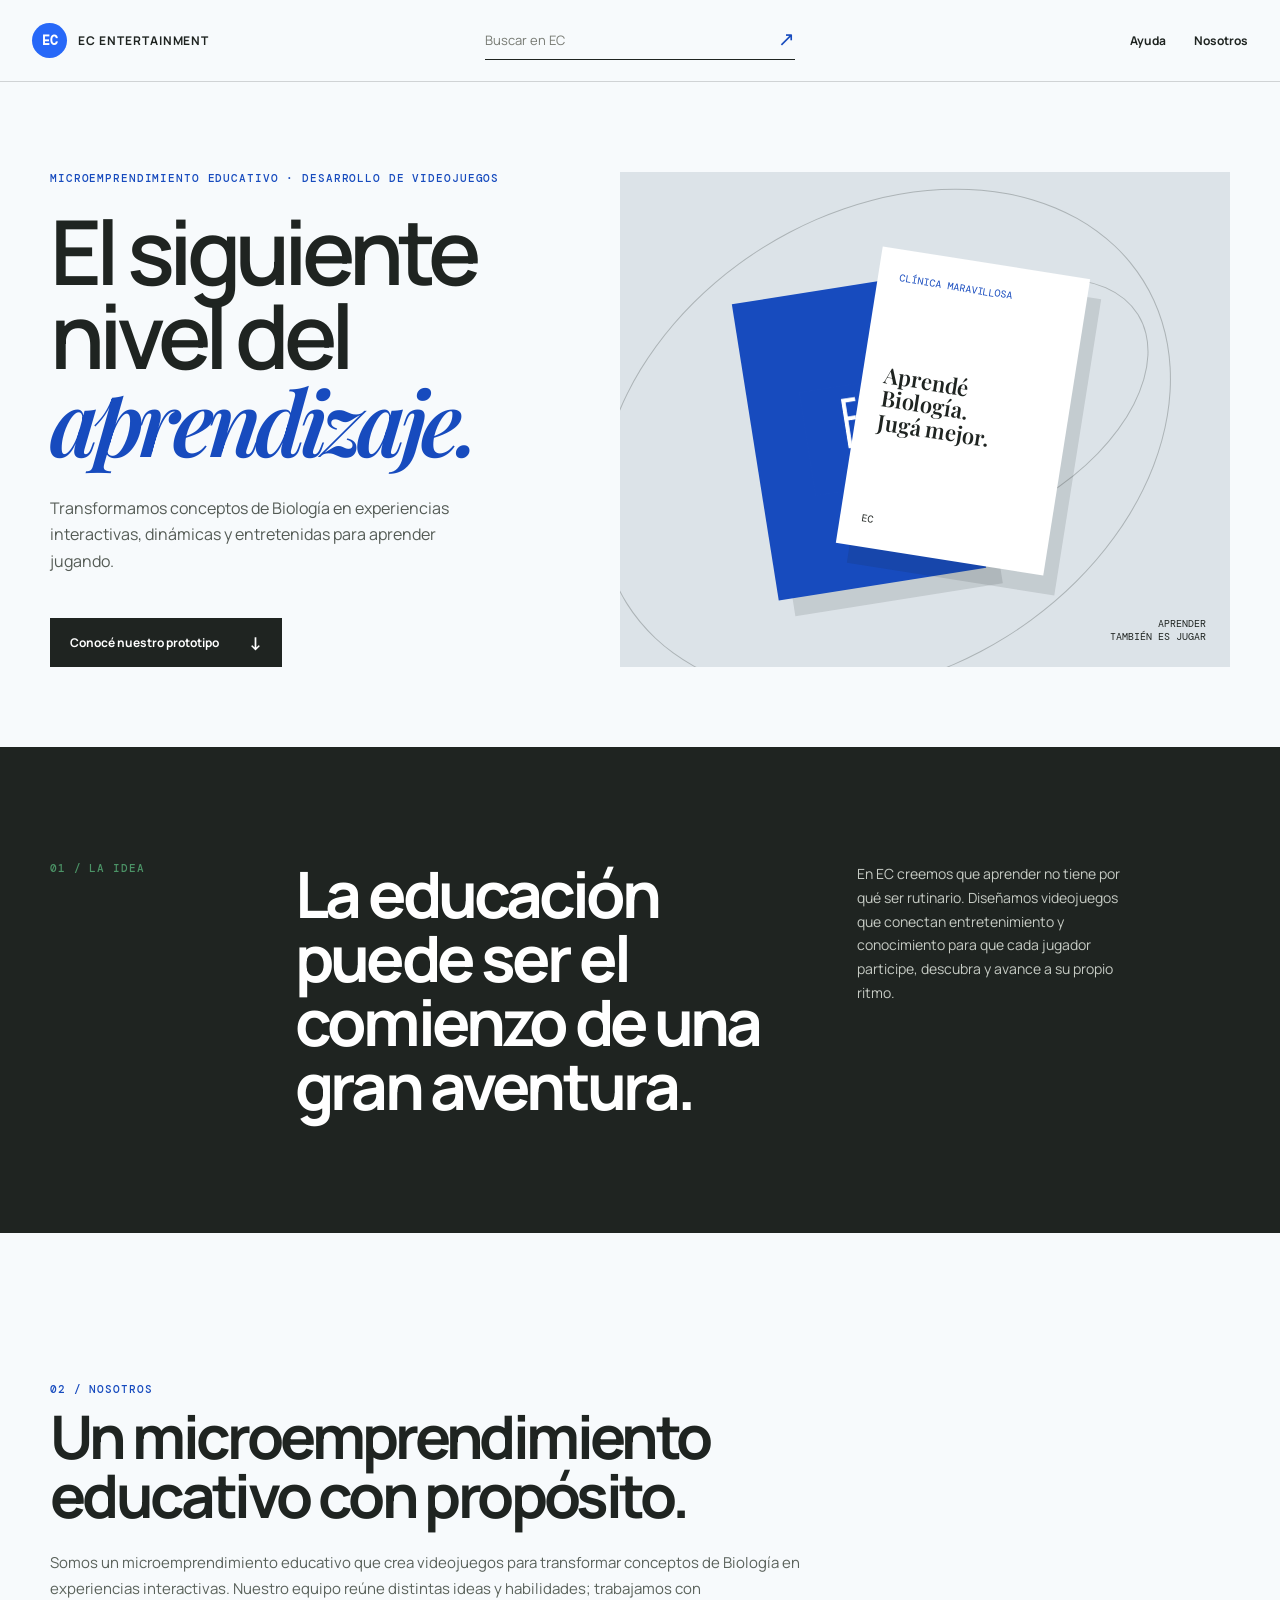
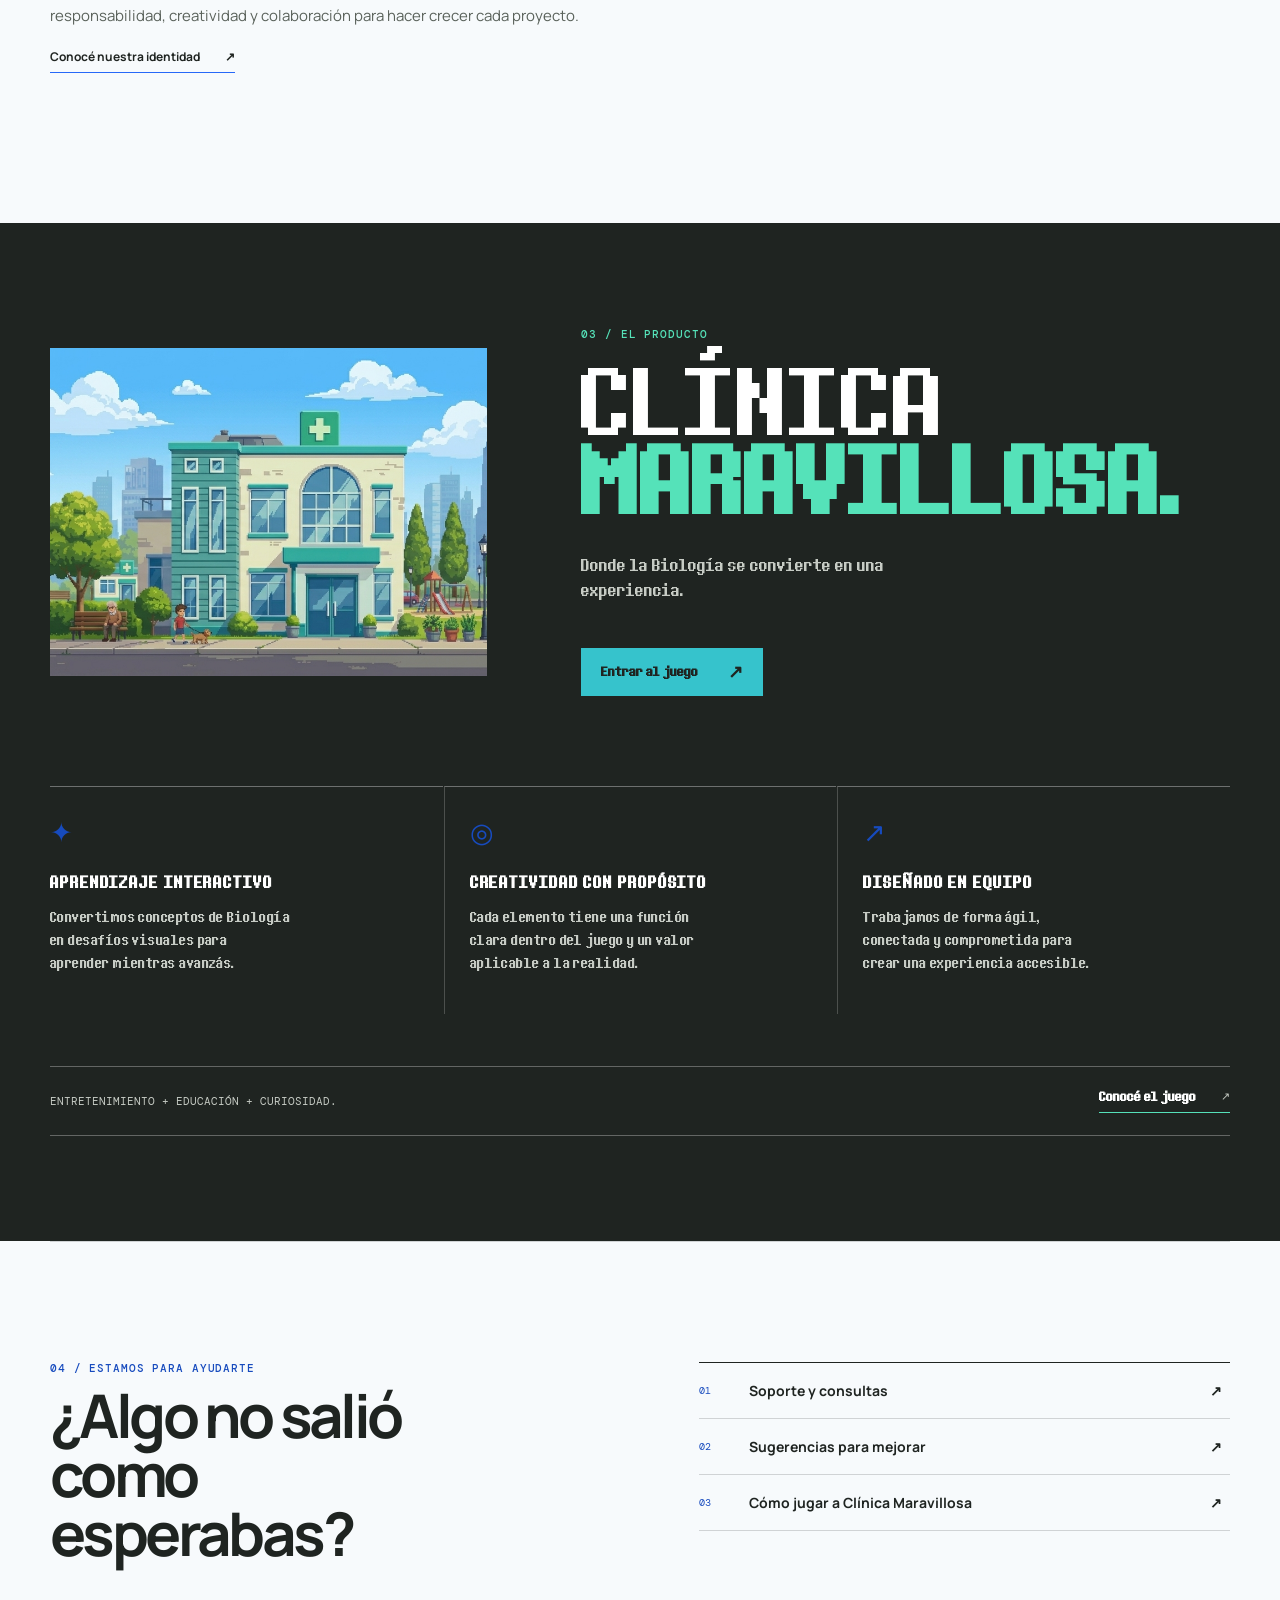
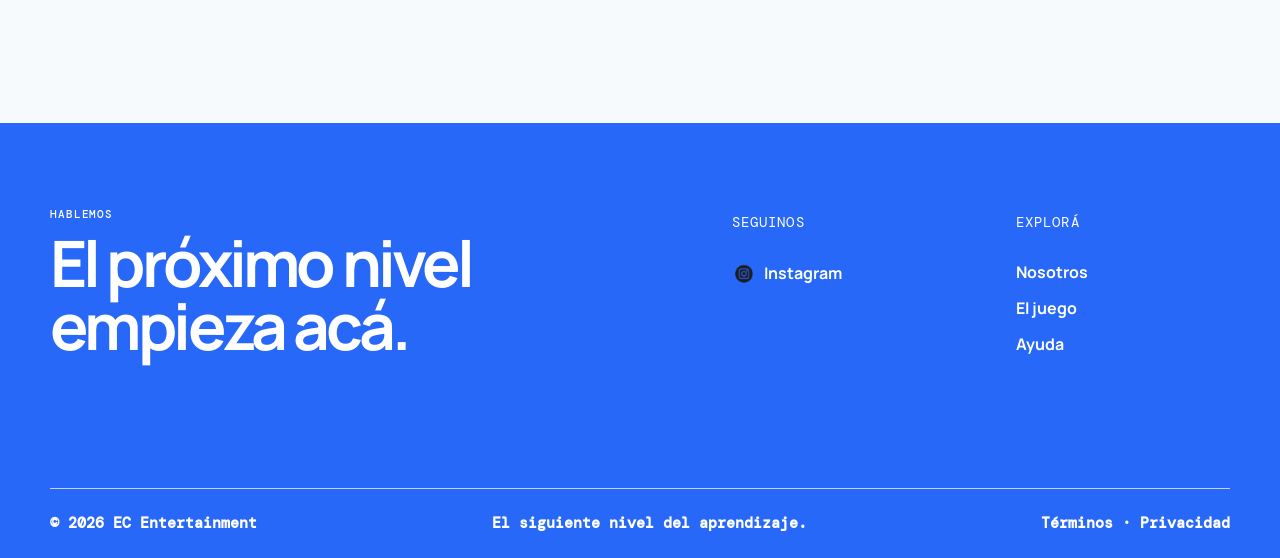
<file: index.html>
<!DOCTYPE html>
<html lang="es">
<head>
    <meta charset="UTF-8">
    <meta name="viewport" content="width=device-width, initial-scale=1.0">
    <link rel="stylesheet" href="style.css">
    <link rel="icon" type="image/png" href="images/eentertainment%20(1).png">
    <meta name="description" content="EC Entertainment desarrolla videojuegos educativos que transforman el aprendizaje en experiencias interactivas.">
    <title>EC Entertainment | El siguiente nivel del aprendizaje</title>
</head>
<body>
    <header class="site-header">
        <button class="brand" type="button" aria-label="Abrir menú de navegación" aria-controls="site-menu" aria-expanded="false" data-menu-open>
            <span class="brand-mark">EC</span>
            <span class="brand-name">EC Entertainment</span>
        </button>
        <form class="search" role="search">
            <label class="sr-only" for="site-search">Buscar en el sitio</label>
            <input id="site-search" type="search" placeholder="Buscar en EC" autocomplete="off" aria-controls="search-results">
            <button type="submit" aria-label="Buscar">↗</button>
            <div class="search-results" id="search-results" role="status" aria-live="polite" hidden></div>
        </form>
        <nav class="main-nav" aria-label="Navegación principal">
            <a href="Soporte.html">Ayuda</a>
            <a href="aboutus.html">Nosotros</a>
        </nav>
    </header>

    <button class="site-menu-backdrop" type="button" data-menu-close aria-label="Cerrar menú" hidden></button>
    <aside class="site-menu" id="site-menu" role="dialog" aria-modal="true" aria-labelledby="site-menu-title" hidden>
        <div class="site-menu-heading">
            <div><p class="section-label">EC / NAVEGACIÓN</p><h2 id="site-menu-title">Explorá EC</h2></div>
            <button class="site-menu-close" type="button" data-menu-close aria-label="Cerrar menú">×</button>
        </div>
        <nav class="site-menu-nav" aria-label="Menú principal">
            <a href="index.html">Inicio <span>01</span></a>
            <a href="Cmaravillosa.html">El juego <span>02</span></a>
            <a href="aboutus.html">Nosotros <span>03</span></a>
            <a href="Soporte.html">Ayuda <span>04</span></a>
        </nav>
        <p class="site-menu-note">EC Entertainment · Aprender jugando.</p>
    </aside>

    <main id="inicio">
        <section class="hero section-wrap" id="portada" aria-labelledby="hero-title">
            <div class="hero-copy">
                <p class="eyebrow">Microemprendimiento educativo · Desarrollo de videojuegos</p>
                <h1 id="hero-title">El siguiente nivel del <em>aprendizaje.</em></h1>
                <p class="hero-intro">Transformamos conceptos de Biología en experiencias interactivas, dinámicas y entretenidas para aprender jugando.</p>
                <a class="button button-dark" href="Cmaravillosa.html">Conocé nuestro prototipo <span>↓</span></a>
            </div>
            <div class="hero-art" aria-label="Ilustración abstracta de cartas de juego" role="img">
                <div class="orbit orbit-one"></div>
                <div class="orbit orbit-two"></div>
                <div class="game-card card-back"><img class="card-logo" src="images/eentertainment (1).png" alt="Logotipo de EC Entertainment"></div>
                <div class="game-card card-front"><small>Clínica Maravillosa</small><strong>Aprendé<br>Biología.<br>Jugá mejor.</strong><span class="card-number">EC</span></div>
                <div class="art-note">APRENDER<br>TAMBIÉN ES JUGAR</div>
            </div>
        </section>

        <section class="manifesto" id="idea" aria-label="Manifiesto de EC">
            <div class="section-wrap manifesto-grid">
                <p class="section-label">01 / La idea</p>
                <h2>La educación puede ser el comienzo de una gran aventura.</h2>
                <p>En EC creemos que aprender no tiene por qué ser rutinario. Diseñamos videojuegos que conectan entretenimiento y conocimiento para que cada jugador participe, descubra y avance a su propio ritmo.</p>
            </div>
        </section>

        <section class="story section-wrap" id="nosotros" aria-labelledby="story-title">
            <div class="story-copy">
                <p class="section-label">02 / Nosotros</p>
                <h2 id="story-title">Un microemprendimiento educativo con propósito.</h2>
                <p>Somos un microemprendimiento educativo que crea videojuegos para transformar conceptos de Biología en experiencias interactivas. Nuestro equipo reúne distintas ideas y habilidades; trabajamos con responsabilidad, creatividad y colaboración para hacer crecer cada proyecto.</p>
                <a class="text-link" href="aboutus.html">Conocé nuestra identidad <span>↗</span></a>
            </div>
        </section>

        <section class="product product-featured" id="producto" aria-labelledby="product-title">
            <div class="section-wrap">
                <div class="product-featured-heading">
                    <div class="product-image-slot"><img src="images/Cl%C3%ADnica_fondo_4050x1350.jpe" alt="Clínica Maravillosa"></div>
                    <div class="product-featured-copy">
                        <p class="section-label">03 / El producto</p>
                        <h2 id="product-title">CLÍNICA<br><em>MARAVILLOSA.</em></h2>
                        <p>Donde la Biología se convierte en una experiencia.</p>
                        <a class="button button-game" href="Cmaravillosa.html">Entrar al juego <span>↗</span></a>
                    </div>
                </div>
                <div class="product-grid">
                    <article class="feature"><span class="feature-icon">✦</span><h3>Aprendizaje interactivo</h3><p>Convertimos conceptos de Biología en desafíos visuales para aprender mientras avanzás.</p></article>
                    <article class="feature"><span class="feature-icon">◎</span><h3>Creatividad con propósito</h3><p>Cada elemento tiene una función clara dentro del juego y un valor aplicable a la realidad.</p></article>
                    <article class="feature"><span class="feature-icon">↗</span><h3>Diseñado en equipo</h3><p>Trabajamos de forma ágil, conectada y comprometida para crear una experiencia accesible.</p></article>
                </div>
                <div class="product-cta"><span>Entretenimiento + educación + curiosidad.</span><a class="text-link" href="Cmaravillosa.html">Conocé el juego <span>↗</span></a></div>
            </div>
        </section>

        <section class="help section-wrap" id="ayuda" aria-labelledby="help-title">
            <div><p class="section-label">04 / Estamos para ayudarte</p><h2 id="help-title">¿Algo no salió como esperabas?</h2></div>
            <div class="help-links"><a href="Soporte.html#contacto"><span>01</span> Soporte y consultas <b>↗</b></a><a href="Soporte.html#contacto"><span>02</span> Sugerencias para mejorar <b>↗</b></a><a href="Cmaravillosa.html#como-jugar"><span>03</span> Cómo jugar a Clínica Maravillosa <b>↗</b></a></div>
        </section>
    </main>

    <footer id="contacto">
        <div class="section-wrap footer-main">
            <div><p class="section-label">Hablemos</p><h2>El próximo nivel<br>empieza acá.</h2></div>
            <div class="footer-column"><p>Seguinos</p><a class="social-link" href="https://www.instagram.com/ec_entertainment.ok/" target="_blank" rel="noopener noreferrer"><img src="images/Insta.png" alt="" width="24" height="24"><span>Instagram</span></a></div>
            <div class="footer-column"><p>Explorá</p><a href="aboutus.html">Nosotros</a><a href="Cmaravillosa.html">El juego</a><a href="Soporte.html">Ayuda</a></div>
        </div>
        <div class="section-wrap footer-bottom"><span>© 2026 EC Entertainment</span><span>El siguiente nivel del aprendizaje.</span><span><a href="#contacto">Términos</a> · <a href="#contacto">Privacidad</a></span></div>
    </footer>

    <script>
        const searchForm = document.querySelector('.search');
        const searchInput = document.querySelector('#site-search');
        const searchResults = document.querySelector('#search-results');
        const searchableSections = [...document.querySelectorAll('main section')];

        const normalizeText = (text) => text
            .normalize('NFD')
            .replace(/[\u0300-\u036f]/g, '')
            .toLowerCase();

        const findMatches = () => {
            const query = normalizeText(searchInput.value.trim());
            if (!query) return [];

            const terms = query.split(/\s+/);
            return searchableSections
                .map((section) => ({
                    section,
                    text: normalizeText(section.textContent)
                }))
                .filter(({ text }) => terms.every((term) => text.includes(term)))
                .sort((a, b) => Number(b.text.includes(query)) - Number(a.text.includes(query)));
        };

        const showResults = () => {
            const query = searchInput.value.trim();
            if (!query) {
                searchResults.hidden = true;
                searchResults.replaceChildren();
                return [];
            }

            const matches = findMatches();
            const message = document.createElement('p');
            message.className = 'search-results-message';
            message.textContent = matches.length
                ? `${matches.length} ${matches.length === 1 ? 'resultado' : 'resultados'} para “${query}”`
                : `No encontramos resultados para “${query}”.`;

            searchResults.replaceChildren(message);
            if (matches.length) {
                const list = document.createElement('ul');
                matches.forEach(({ section }) => {
                    const heading = section.querySelector('h1, h2');
                    const label = heading?.textContent.trim() || section.querySelector('.section-label')?.textContent.trim() || 'Sección';
                    const item = document.createElement('li');
                    const link = document.createElement('a');
                    link.href = `#${section.id}`;
                    link.textContent = label;
                    item.append(link);
                    list.append(item);
                });
                searchResults.append(list);
            }

            searchResults.hidden = false;
            return matches;
        };

        searchInput.addEventListener('input', showResults);
        searchForm.addEventListener('submit', (event) => {
            event.preventDefault();
            const [match] = showResults();
            if (match) {
                match.section.scrollIntoView({ behavior: 'smooth', block: 'start' });
                match.section.classList.remove('search-hit');
                void match.section.offsetWidth;
                match.section.classList.add('search-hit');
                window.setTimeout(() => match.section.classList.remove('search-hit'), 1200);
            }
        });

        searchResults.addEventListener('click', (event) => {
            const link = event.target.closest('a');
            if (!link) return;
            const section = document.querySelector(link.getAttribute('href'));
            section?.classList.add('search-hit');
            window.setTimeout(() => section?.classList.remove('search-hit'), 1200);
            searchResults.hidden = true;
        });
    </script>
    <script src="animations.js"></script>
</body>
</html>
</file>
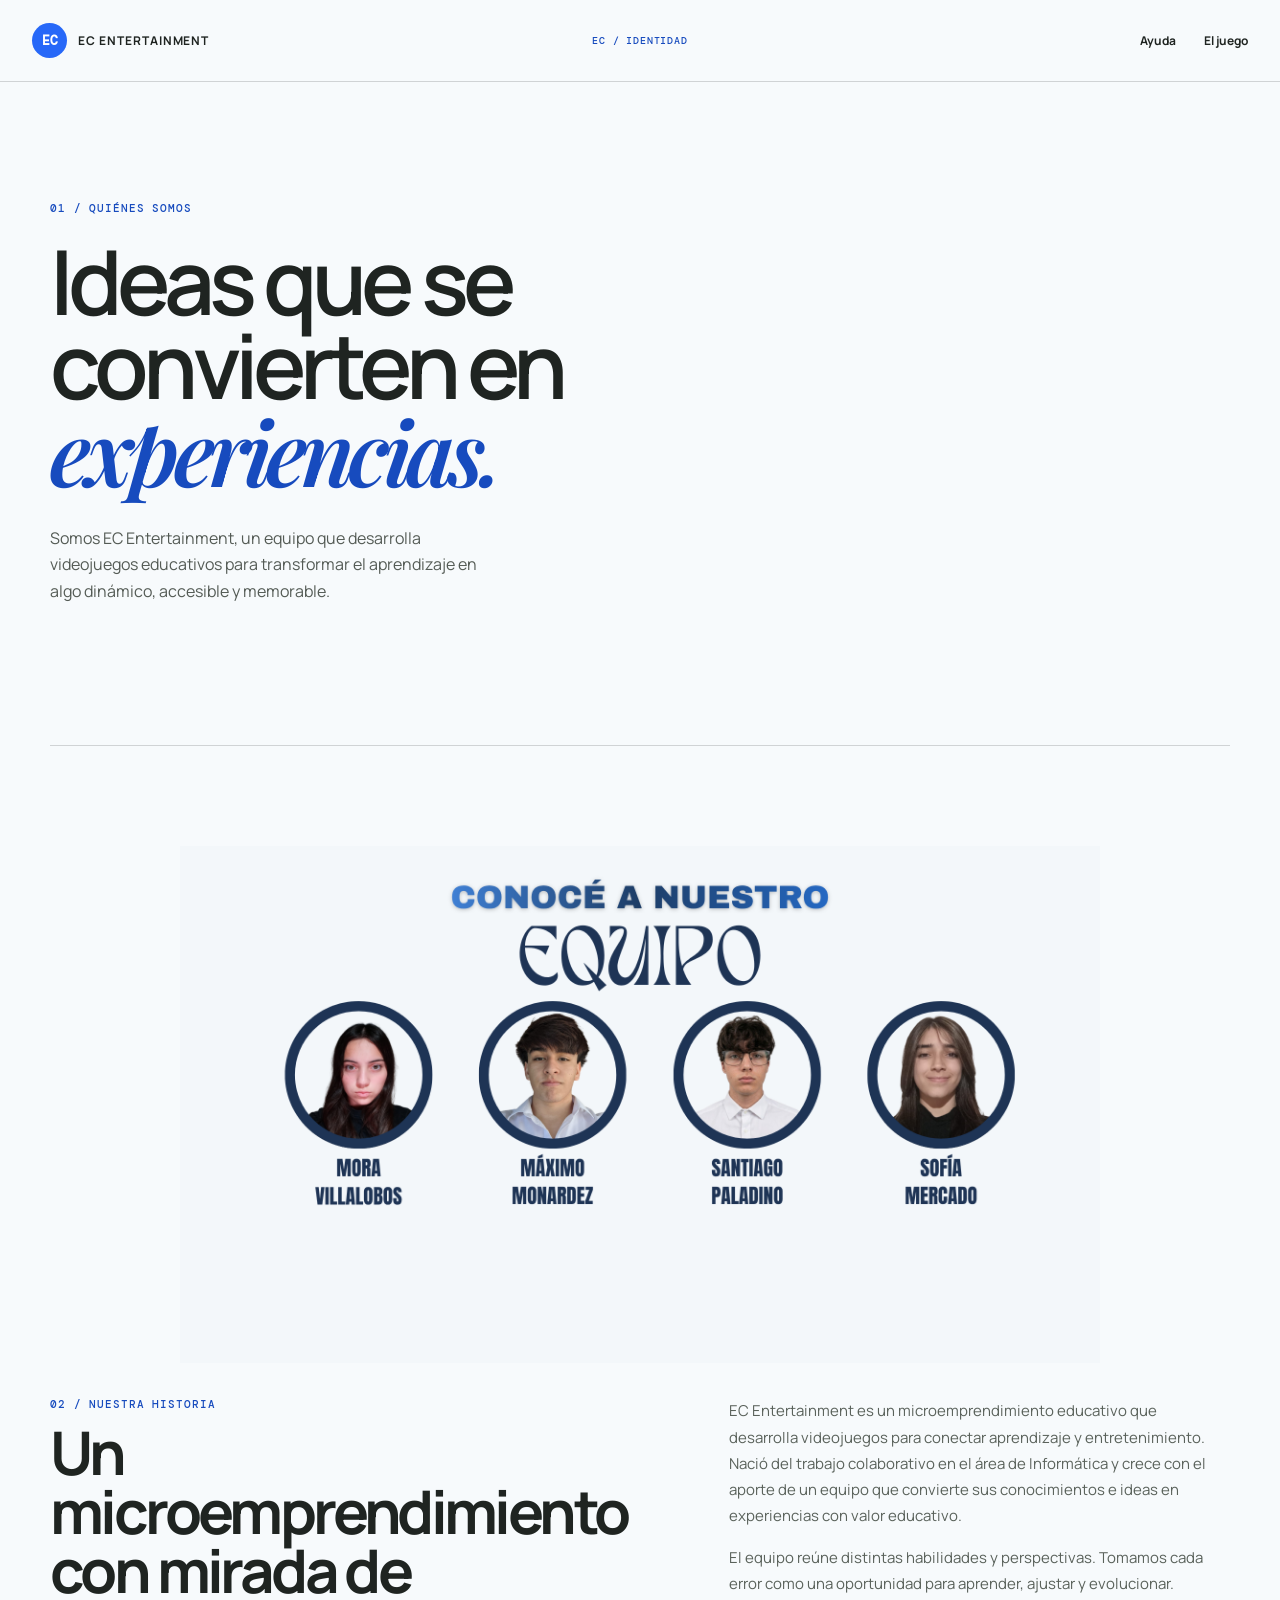
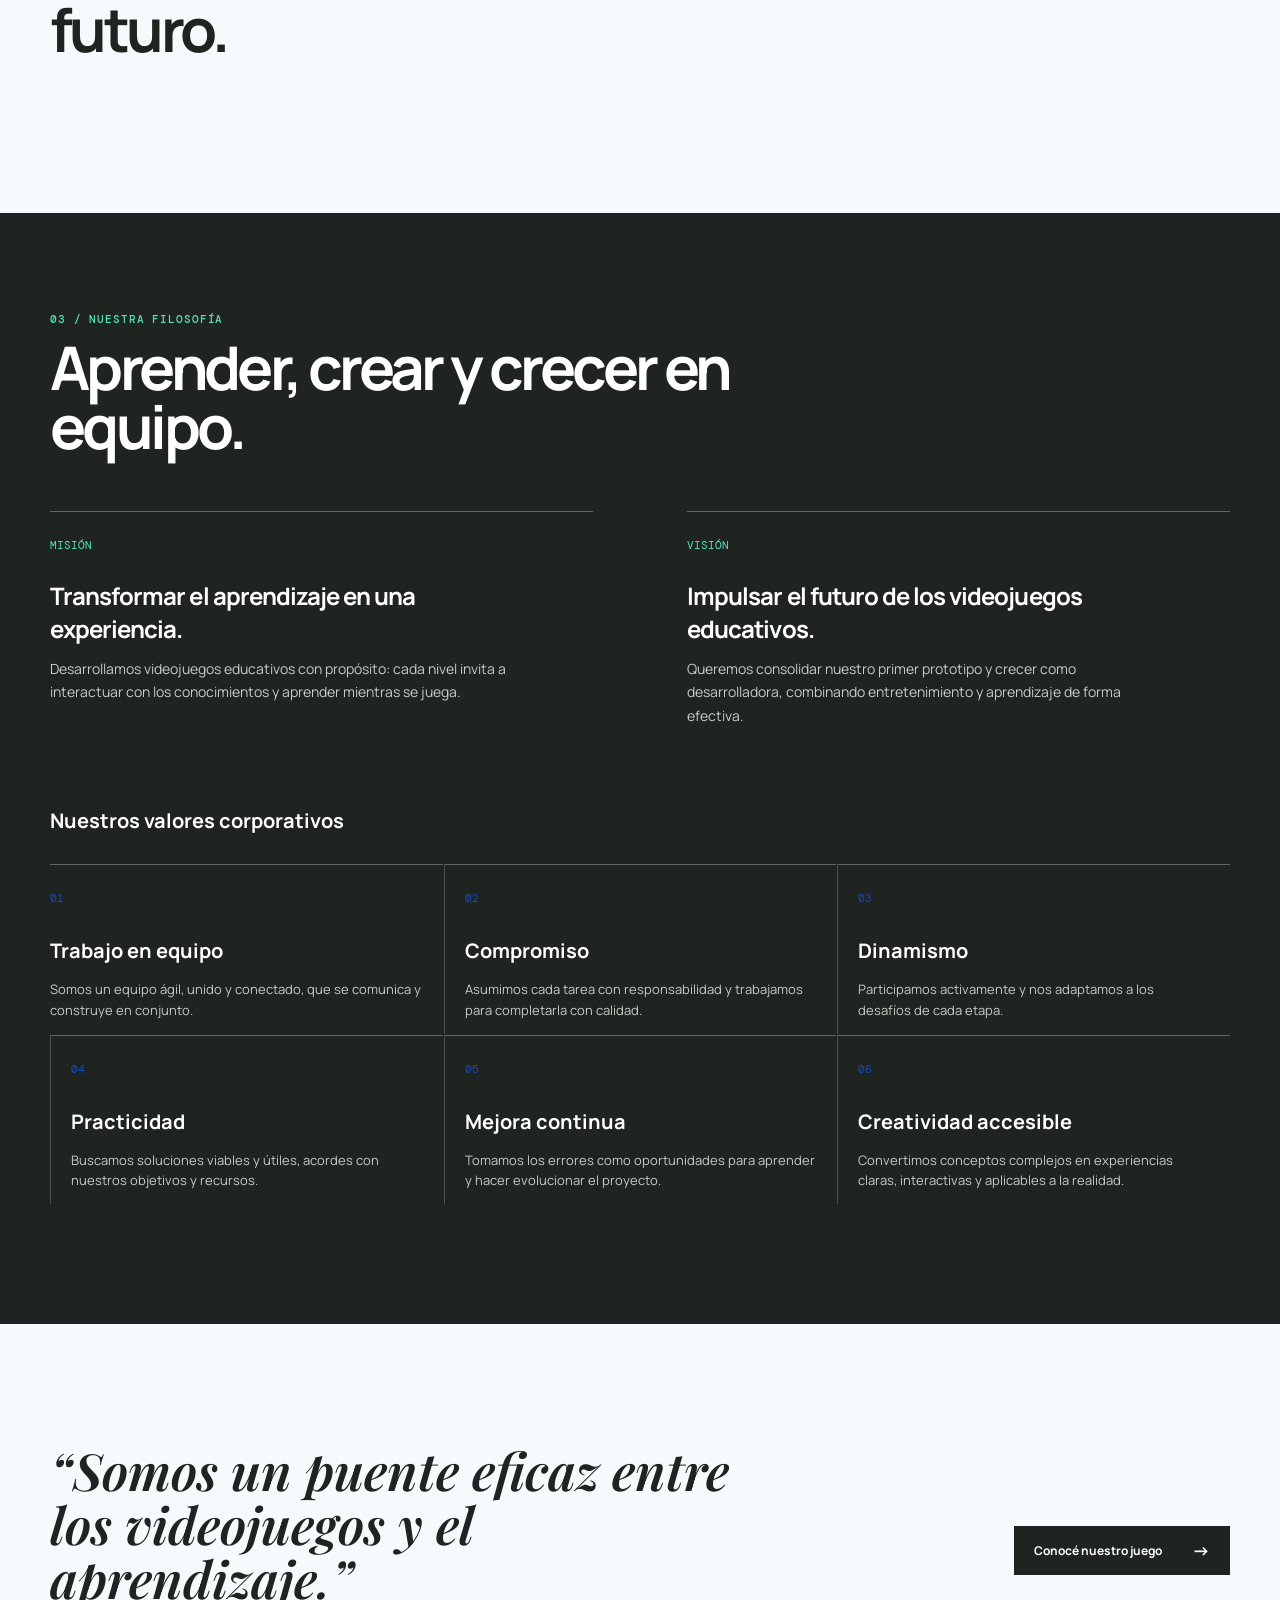
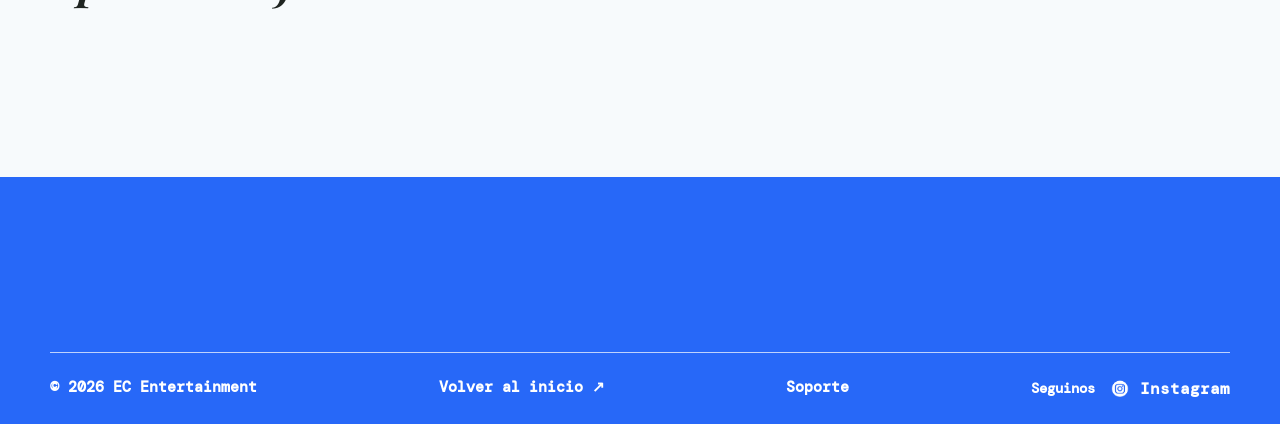
<file: aboutus.html>
<!DOCTYPE html>
<html lang="es">
<head>
	<meta charset="UTF-8">
	<meta name="viewport" content="width=device-width, initial-scale=1.0">
	<link rel="stylesheet" href="style.css">
	<link rel="icon" type="image/png" href="images/eentertainment%20(1).png">
	<title>Nosotros | EC Entertainment</title>
</head>
<body>
	<header class="site-header"><button class="brand" type="button" aria-label="Abrir menú de navegación" aria-controls="site-menu" aria-expanded="false" data-menu-open><span class="brand-mark">EC</span><span class="brand-name">EC Entertainment</span></button><div class="page-kicker">EC / IDENTIDAD</div><nav class="main-nav"><a href="Soporte.html">Ayuda</a><a href="Cmaravillosa.html">El juego</a></nav></header>
	<button class="site-menu-backdrop" type="button" data-menu-close aria-label="Cerrar menú" hidden></button>
	<aside class="site-menu" id="site-menu" role="dialog" aria-modal="true" aria-labelledby="site-menu-title" hidden>
		<div class="site-menu-heading"><div><p class="section-label">EC / NAVEGACIÓN</p><h2 id="site-menu-title">Explorá EC</h2></div><button class="site-menu-close" type="button" data-menu-close aria-label="Cerrar menú">×</button></div>
		<nav class="site-menu-nav" aria-label="Menú principal"><a href="index.html">Inicio <span>01</span></a><a href="Cmaravillosa.html">El juego <span>02</span></a><a href="aboutus.html">Nosotros <span>03</span></a><a href="Soporte.html">Ayuda <span>04</span></a></nav>
		<p class="site-menu-note">EC Entertainment · Aprender jugando.</p>
	</aside>
	<main>
		<section class="inner-hero section-wrap"><p class="eyebrow">01 / Quiénes somos</p><h1>Ideas que se convierten en <em>experiencias.</em></h1><p class="hero-intro">Somos EC Entertainment, un equipo que desarrolla videojuegos educativos para transformar el aprendizaje en algo dinámico, accesible y memorable.</p></section>
		<section class="about-block section-wrap"><figure class="team-photo-slot"><img src="images/Organigrama3.png" alt="Los cuatro integrantes de EC Entertainment"></figure><div><p class="section-label">02 / Nuestra historia</p><h2>Un microemprendimiento con mirada de futuro.</h2></div><div><p>EC Entertainment es un microemprendimiento educativo que desarrolla videojuegos para conectar aprendizaje y entretenimiento. Nació del trabajo colaborativo en el área de Informática y crece con el aporte de un equipo que convierte sus conocimientos e ideas en experiencias con valor educativo.</p><p>El equipo reúne distintas habilidades y perspectivas. Tomamos cada error como una oportunidad para aprender, ajustar y evolucionar.</p></div></section>
		<section class="values-block" aria-labelledby="identity-title"><div class="section-wrap"><p class="section-label">03 / Nuestra filosofía</p><h2 id="identity-title">Aprender, crear y crecer en equipo.</h2><div class="identity-pillars"><article class="identity-pillar"><span>Misión</span><h3>Transformar el aprendizaje en una experiencia.</h3><p>Desarrollamos videojuegos educativos con propósito: cada nivel invita a interactuar con los conocimientos y aprender mientras se juega.</p></article><article class="identity-pillar"><span>Visión</span><h3>Impulsar el futuro de los videojuegos educativos.</h3><p>Queremos consolidar nuestro primer prototipo y crecer como desarrolladora, combinando entretenimiento y aprendizaje de forma efectiva.</p></article></div><h3 class="values-heading">Nuestros valores corporativos</h3><div class="values-grid"><article><span>01</span><h3>Trabajo en equipo</h3><p>Somos un equipo ágil, unido y conectado, que se comunica y construye en conjunto.</p></article><article><span>02</span><h3>Compromiso</h3><p>Asumimos cada tarea con responsabilidad y trabajamos para completarla con calidad.</p></article><article><span>03</span><h3>Dinamismo</h3><p>Participamos activamente y nos adaptamos a los desafíos de cada etapa.</p></article><article><span>04</span><h3>Practicidad</h3><p>Buscamos soluciones viables y útiles, acordes con nuestros objetivos y recursos.</p></article><article><span>05</span><h3>Mejora continua</h3><p>Tomamos los errores como oportunidades para aprender y hacer evolucionar el proyecto.</p></article><article><span>06</span><h3>Creatividad accesible</h3><p>Convertimos conceptos complejos en experiencias claras, interactivas y aplicables a la realidad.</p></article></div></div></section>
		<section class="about-quote section-wrap"><p>“Somos un puente eficaz entre los videojuegos y el aprendizaje.”</p><a class="button button-dark" href="Cmaravillosa.html">Conocé nuestro juego <span>→</span></a></section>
	</main>
	<footer><div class="section-wrap footer-bottom"><span>© 2026 EC Entertainment</span><a href="index.html">Volver al inicio ↗</a><a href="Soporte.html">Soporte</a><span class="footer-social"><span>Seguinos</span><a class="social-link" href="https://www.instagram.com/ec_entertainment.ok/" target="_blank" rel="noopener noreferrer"><img src="images/Insta.png" alt="" width="24" height="24"><span>Instagram</span></a></span></div></footer>
	<script src="animations.js"></script>
</body>
</html>
</file>
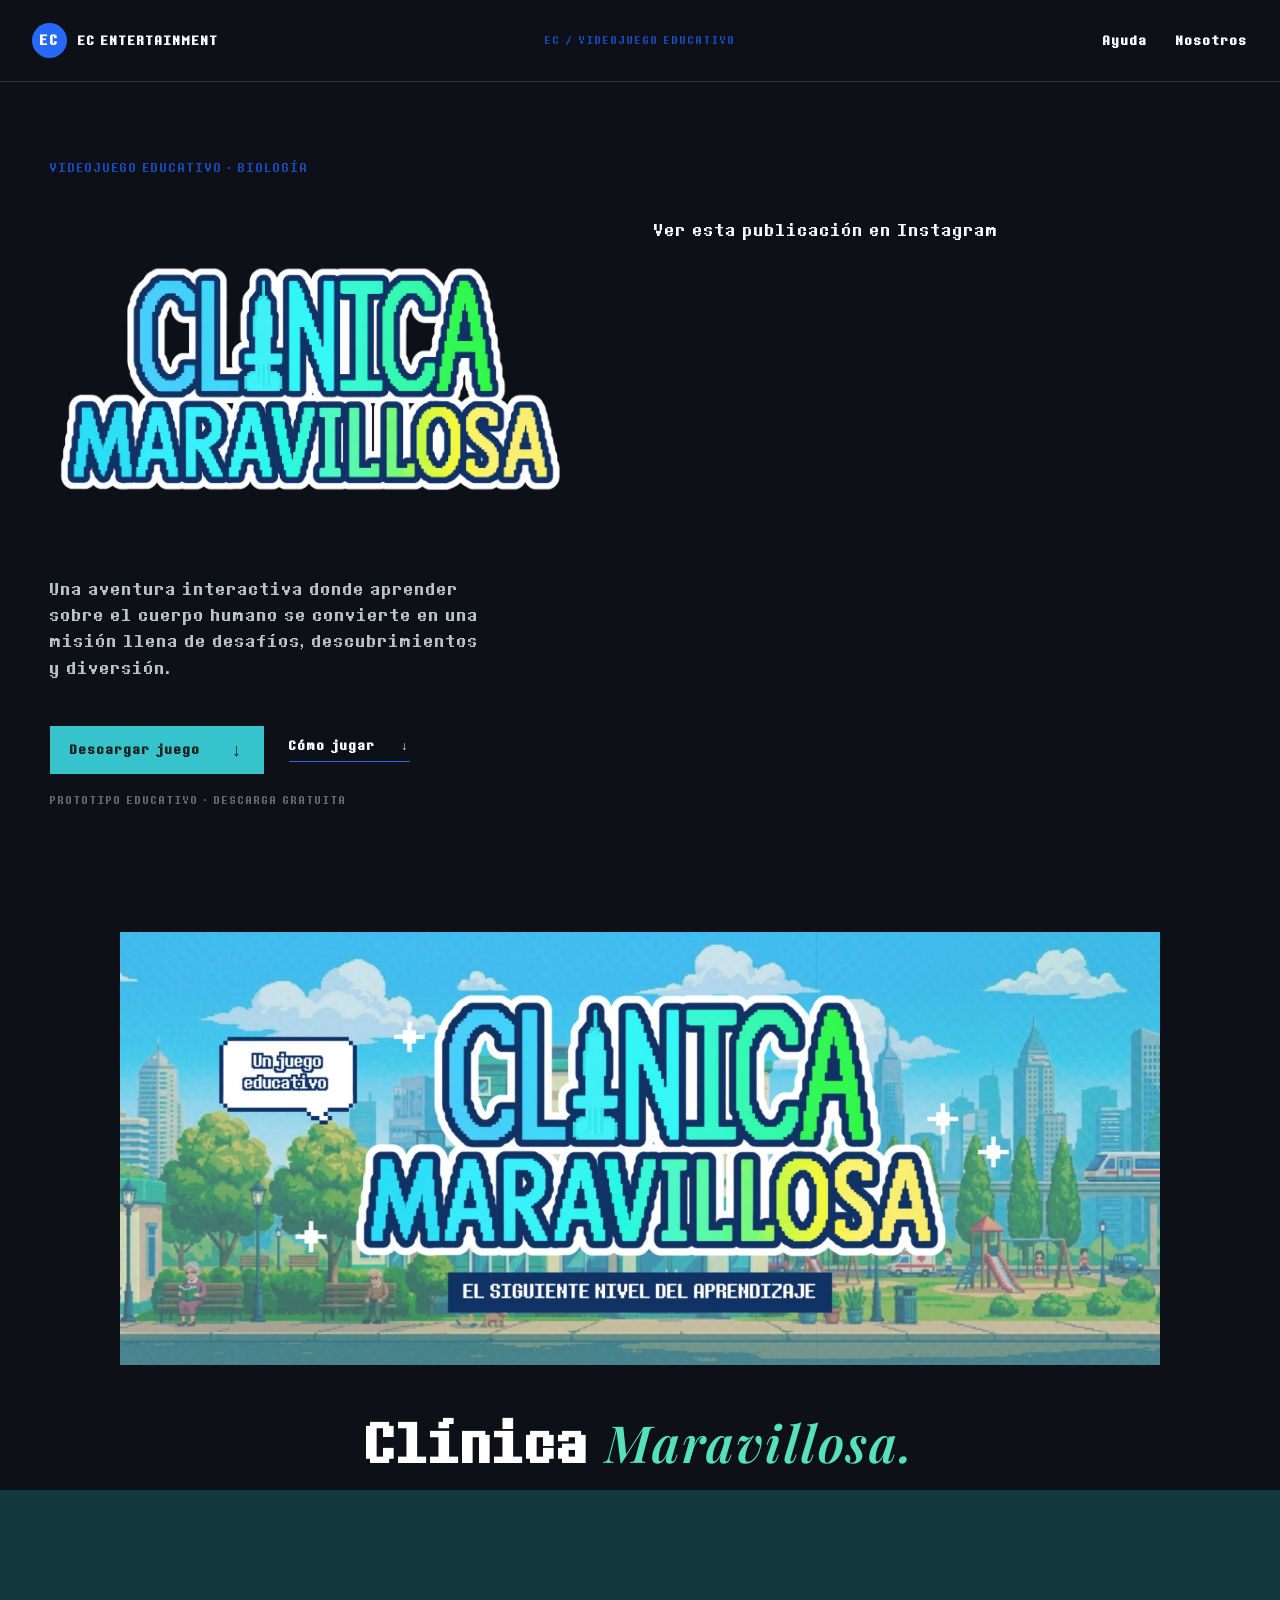
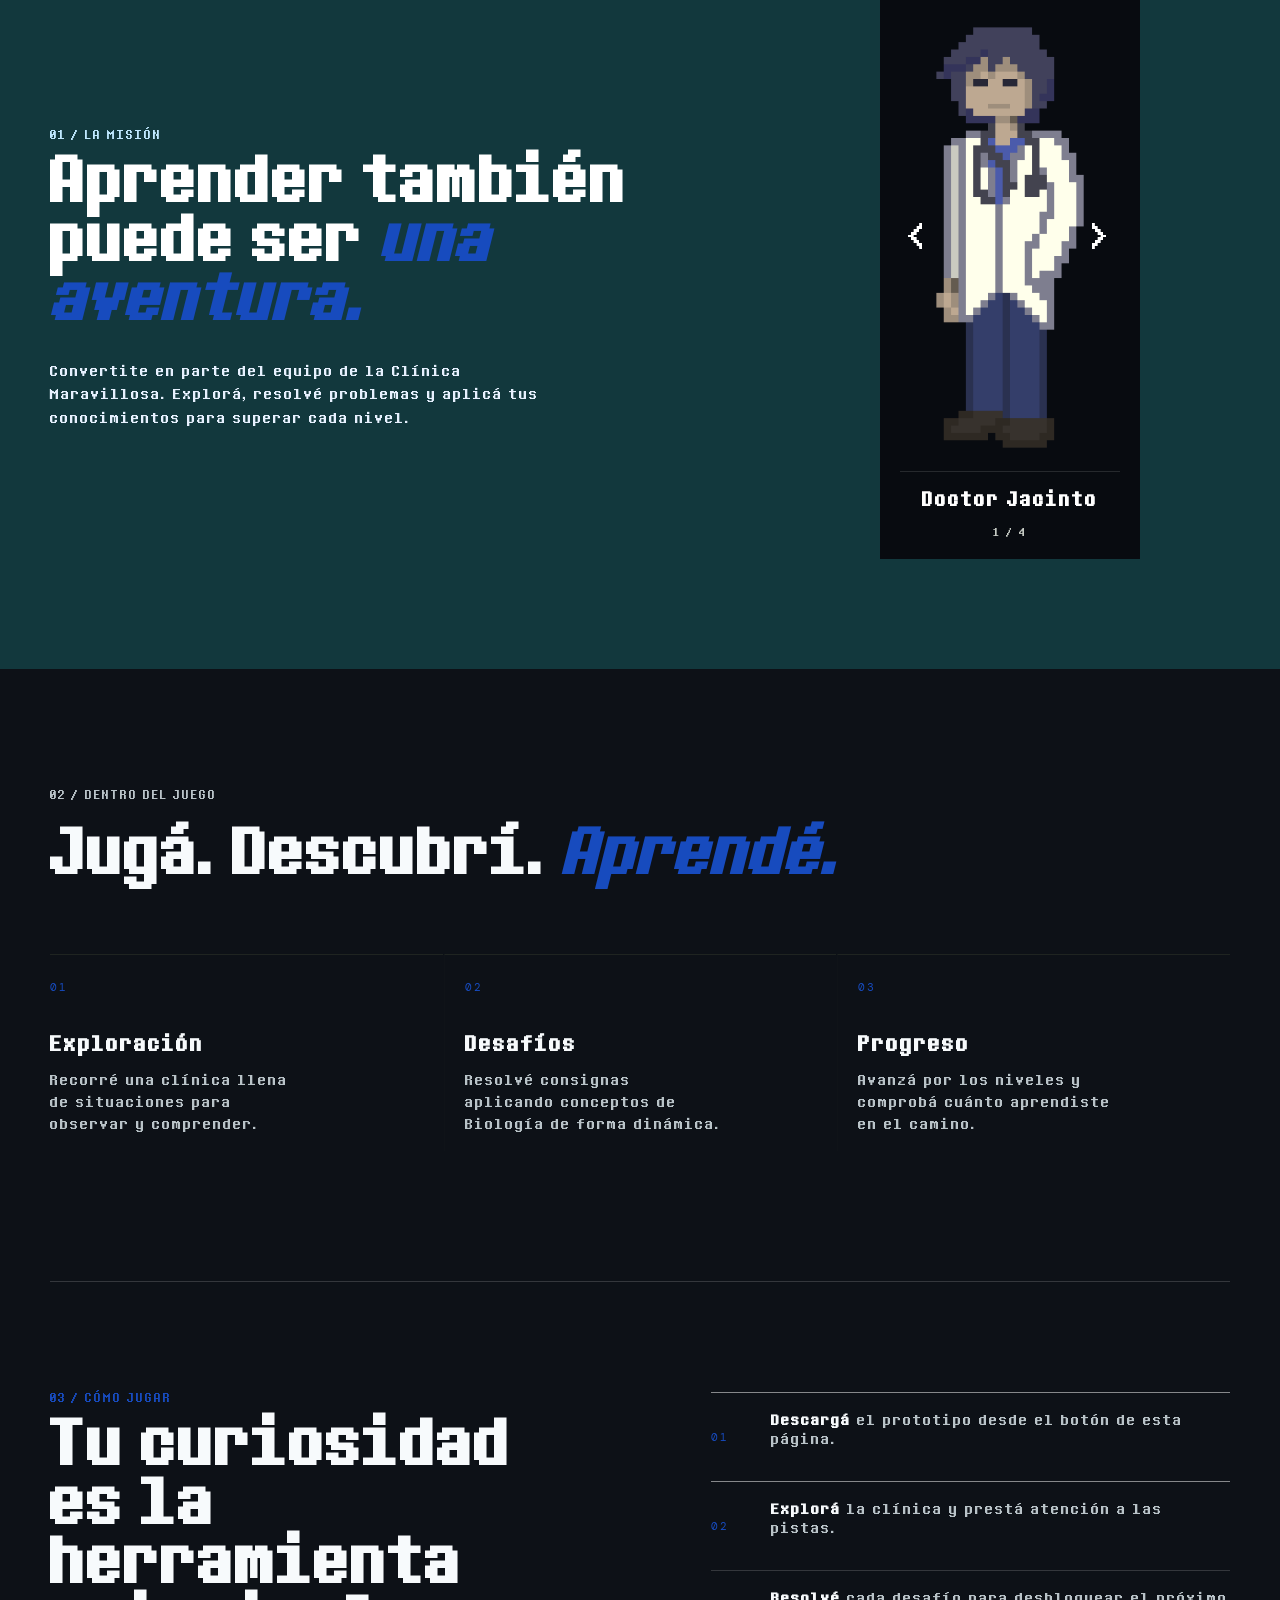
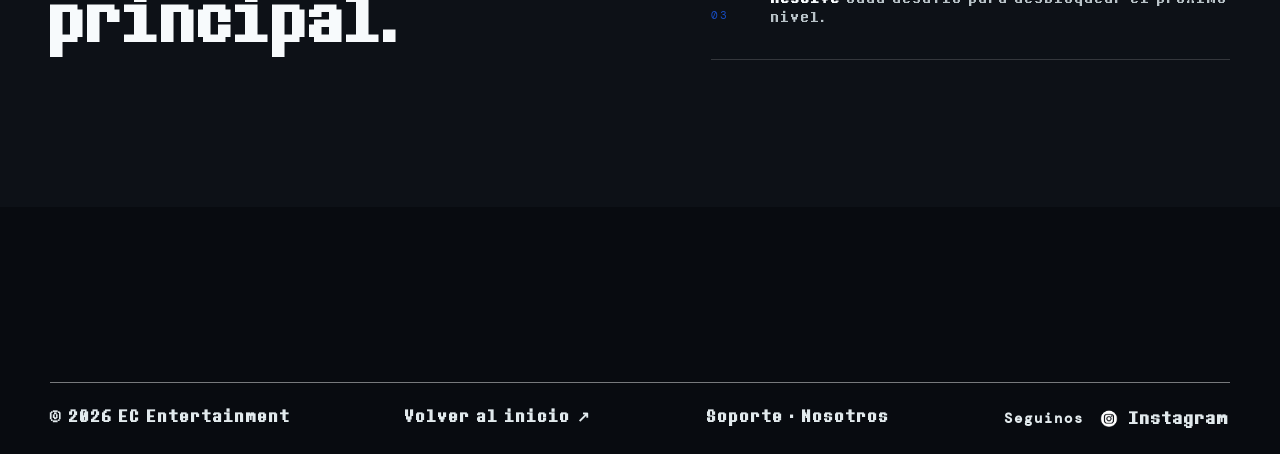
<file: Cmaravillosa.html>
<!DOCTYPE html>
<html lang="es">
<head>
	<meta charset="UTF-8">
	<meta name="viewport" content="width=device-width, initial-scale=1.0">
	<link rel="stylesheet" href="style.css">
	<link rel="icon" type="image/png" href="images/eentertainment%20(1).png">
	<meta name="description" content="Clínica Maravillosa, el videojuego educativo de EC Entertainment para aprender Biología jugando.">
	<title>Clínica Maravillosa | EC Entertainment</title>
</head>
<body class="game-page">
	<header class="site-header">
		<button class="brand" type="button" aria-label="Abrir menú de navegación" aria-controls="site-menu" aria-expanded="false" data-menu-open><span class="brand-mark">EC</span><span class="brand-name">EC Entertainment</span></button>
		<div class="page-kicker">EC / VIDEOJUEGO EDUCATIVO</div>
		<nav class="main-nav" aria-label="Navegación principal"><a href="Soporte.html">Ayuda</a><a href="aboutus.html">Nosotros</a></nav>
	</header>
	<button class="site-menu-backdrop" type="button" data-menu-close aria-label="Cerrar menú" hidden></button>
	<aside class="site-menu" id="site-menu" role="dialog" aria-modal="true" aria-labelledby="site-menu-title" hidden>
		<div class="site-menu-heading"><div><p class="section-label">EC / NAVEGACIÓN</p><h2 id="site-menu-title">Explorá EC</h2></div><button class="site-menu-close" type="button" data-menu-close aria-label="Cerrar menú">×</button></div>
		<nav class="site-menu-nav" aria-label="Menú principal"><a href="index.html">Inicio <span>01</span></a><a href="Cmaravillosa.html">El juego <span>02</span></a><a href="aboutus.html">Nosotros <span>03</span></a><a href="Soporte.html">Ayuda <span>04</span></a></nav>
		<p class="site-menu-note">EC Entertainment · Aprender jugando.</p>
	</aside>

	<main>
		<section class="game-hero section-wrap">
			<div class="game-hero-copy">
				<p class="eyebrow">Videojuego educativo · Biología</p>
				<div class="game-title-images"><img src="images/clinica-maravillosa-titulo.png" alt="Clínica Maravillosa"></div>
				<p class="hero-intro">Una aventura interactiva donde aprender sobre el cuerpo humano se convierte en una misión llena de desafíos, descubrimientos y diversión.</p>
				<div class="game-actions"><a class="button button-game" href="muy-pronto.html">Descargar juego <span>↓</span></a><a class="text-link" href="#como-jugar">Cómo jugar <span>↓</span></a></div>
				<p class="download-note">Prototipo educativo · Descarga gratuita</p>
			</div>
			<div class="game-cover instagram-cover" aria-label="Publicación de EC Entertainment en Instagram">
				<blockquote class="instagram-media" data-instgrm-permalink="https://www.instagram.com/p/DeADKB6CejA/?utm_source=ig_embed&amp;utm_campaign=loading" data-instgrm-version="14">
					<a href="https://www.instagram.com/p/DeADKB6CejA/" target="_blank" rel="noopener noreferrer">Ver esta publicación en Instagram</a>
				</blockquote>
			</div>
		</section>

		<section class="game-web-cta section-wrap" aria-labelledby="game-web-title">
			<div class="game-web-image"><img src="images/ClinicaMaravillosa.jpeg" alt="Portada de Clínica Maravillosa con su logo y el lema El siguiente nivel del aprendizaje"></div>
			<div class="game-web-copy"><h2 id="game-web-title">Clínica <em>Maravillosa.</em></h2></div>
		</section>

		<section class="game-intro-band"><div class="section-wrap game-intro-grid"><div><p class="section-label">01 / La misión</p><h2>Aprender también<br>puede ser <em>una aventura.</em></h2><p class="mission-copy">Convertite en parte del equipo de la Clínica Maravillosa. Explorá, resolvé problemas y aplicá tus conocimientos para superar cada nivel.</p></div><div class="character-card" data-character-carousel role="region" aria-label="Carrusel automático de personajes de Clínica Maravillosa"><div class="character-image-frame"><button type="button" class="character-arrow character-arrow-previous" data-character-previous aria-label="Ver personaje anterior">&lt;</button><img src="images/doctor-jacinto.png" alt="Doctor Jacinto, personaje de Clínica Maravillosa"><button type="button" class="character-arrow character-arrow-next" data-character-next aria-label="Ver personaje siguiente">&gt;</button></div><div class="character-name" aria-live="off">Doctor Jacinto</div><span class="character-position" data-character-position aria-live="off">1 / 4</span></div></div></section>

		<section class="game-features section-wrap" aria-labelledby="features-title">
			<p class="section-label">02 / Dentro del juego</p><h2 id="features-title">Jugá. Descubrí. <em>Aprendé.</em></h2>
			<div class="feature-grid"><article><span>01</span><h3>Exploración</h3><p>Recorré una clínica llena de situaciones para observar y comprender.</p></article><article><span>02</span><h3>Desafíos</h3><p>Resolvé consignas aplicando conceptos de Biología de forma dinámica.</p></article><article><span>03</span><h3>Progreso</h3><p>Avanzá por los niveles y comprobá cuánto aprendiste en el camino.</p></article></div>
		</section>

		<section class="how-to section-wrap" id="como-jugar"><div><p class="section-label">03 / Cómo jugar</p><h2>Tu curiosidad es la herramienta principal.</h2></div><ol><li><span>01</span><p><strong>Descargá</strong> el prototipo desde el botón de esta página.</p></li><li><span>02</span><p><strong>Explorá</strong> la clínica y prestá atención a las pistas.</p></li><li><span>03</span><p><strong>Resolvé</strong> cada desafío para desbloquear el próximo nivel.</p></li></ol></section>
	</main>

	<footer><div class="section-wrap footer-bottom"><span>© 2026 EC Entertainment</span><a href="index.html">Volver al inicio ↗</a><span><a href="Soporte.html#contacto">Soporte</a> · <a href="aboutus.html">Nosotros</a></span><span class="footer-social"><span>Seguinos</span><a class="social-link" href="https://www.instagram.com/ec_entertainment.ok/" target="_blank" rel="noopener noreferrer"><img src="images/Insta.png" alt="" width="24" height="24"><span>Instagram</span></a></span></div></footer>
	<script async src="https://www.instagram.com/embed.js"></script>
	<script src="animations.js"></script>
</body>
</html>
</file>
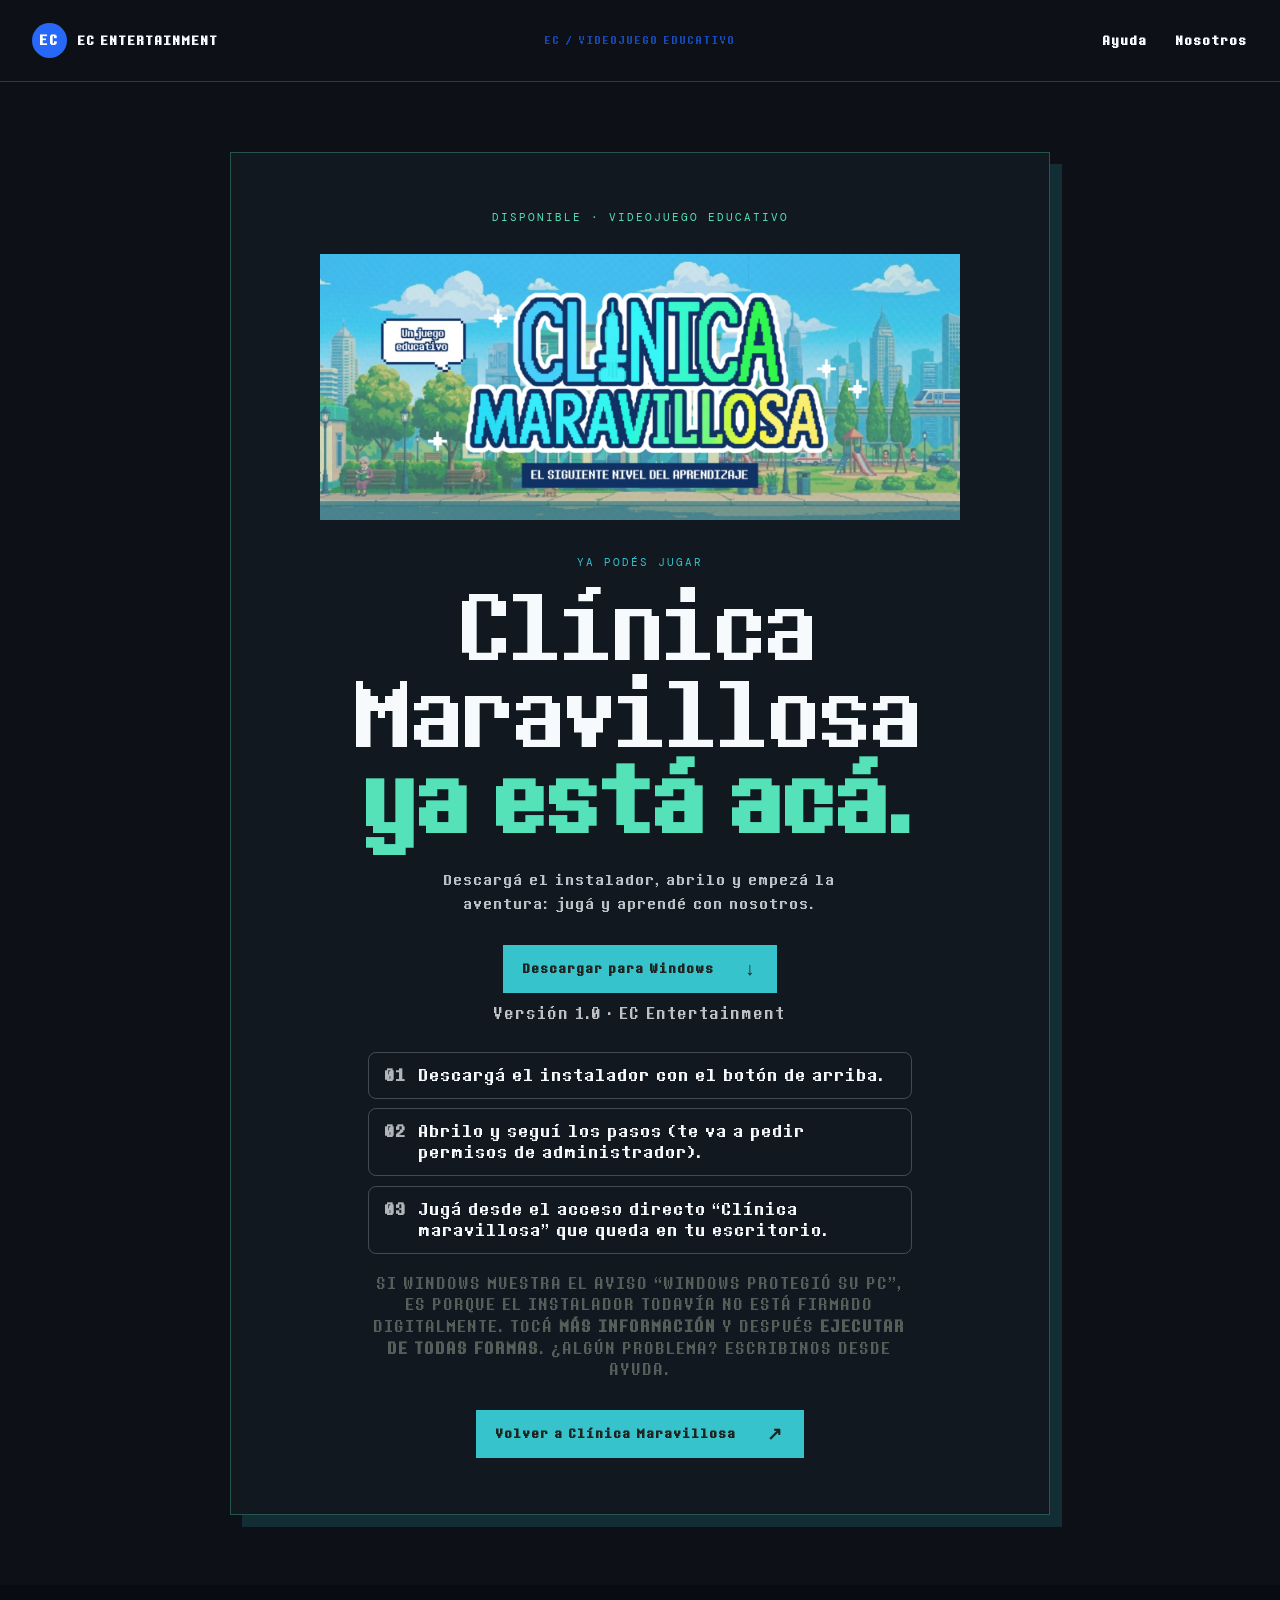
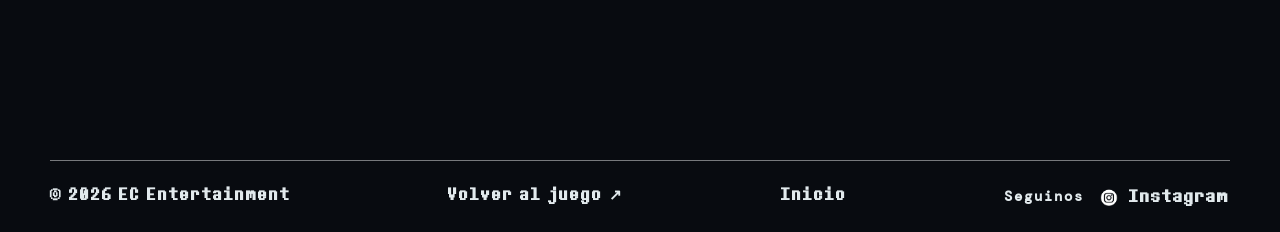
<file: muy-pronto.html>
<!DOCTYPE html>
<html lang="es">
<head>
	<meta charset="UTF-8">
	<meta name="viewport" content="width=device-width, initial-scale=1.0">
	<link rel="stylesheet" href="style.css">
	<link rel="icon" type="image/png" href="images/eentertainment%20(1).png">
	<meta name="description" content="Descargá Clínica Maravillosa para Windows, el videojuego educativo de EC Entertainment.">
	<title>Descargar | Clínica Maravillosa</title>
	<style>
		/* Estilos mínimos para los bloques nuevos; si preferís, pasalos a style.css */
		.download-meta { margin: 0.75rem 0 0; font-size: 0.9rem; opacity: 0.75; }
		.download-steps { list-style: none; margin: 1.75rem auto 0; padding: 0; max-width: 34rem; display: grid; gap: 0.6rem; text-align: left; counter-reset: paso; }
		.download-steps li { counter-increment: paso; display: flex; gap: 0.75rem; align-items: baseline; padding: 0.75rem 1rem; border: 1px solid color-mix(in srgb, currentColor 22%, transparent); border-radius: 0.5rem; }
		.download-steps li::before { content: counter(paso, decimal-leading-zero); font-weight: 700; opacity: 0.7; }
		.download-note { margin: 1.25rem auto 0; max-width: 34rem; font-size: 0.9rem; opacity: 0.8; line-height: 1.5; }
	</style>
</head>
<body class="game-page coming-soon-page download-page">
	<header class="site-header">
		<button class="brand" type="button" aria-label="Abrir menú de navegación" aria-controls="site-menu" aria-expanded="false" data-menu-open><span class="brand-mark">EC</span><span class="brand-name">EC Entertainment</span></button>
		<div class="page-kicker">EC / VIDEOJUEGO EDUCATIVO</div>
		<nav class="main-nav" aria-label="Navegación principal"><a href="Soporte.html">Ayuda</a><a href="aboutus.html">Nosotros</a></nav>
	</header>
	<button class="site-menu-backdrop" type="button" data-menu-close aria-label="Cerrar menú" hidden></button>
	<aside class="site-menu" id="site-menu" role="dialog" aria-modal="true" aria-labelledby="site-menu-title" hidden>
		<div class="site-menu-heading"><div><p class="section-label">EC / NAVEGACIÓN</p><h2 id="site-menu-title">Explorá EC</h2></div><button class="site-menu-close" type="button" data-menu-close aria-label="Cerrar menú">×</button></div>
		<nav class="site-menu-nav" aria-label="Menú principal"><a href="index.html">Inicio <span>01</span></a><a href="Cmaravillosa.html">El juego <span>02</span></a><a href="aboutus.html">Nosotros <span>03</span></a><a href="Soporte.html">Ayuda <span>04</span></a></nav>
		<p class="site-menu-note">EC Entertainment · Aprender jugando.</p>
	</aside>

	<main class="coming-soon-main">
		<section class="coming-soon-card" aria-labelledby="coming-soon-title">
			<p class="coming-soon-label">DISPONIBLE · VIDEOJUEGO EDUCATIVO</p>
			<img class="coming-soon-art" src="images/ClinicaMaravillosa.jpeg" alt="Clínica Maravillosa, el siguiente nivel del aprendizaje">
			<p class="coming-soon-eyebrow">YA PODÉS JUGAR</p>
			<h1 id="coming-soon-title">Clínica Maravillosa<br><em>ya está acá.</em></h1>
			<p class="coming-soon-copy">Descargá el instalador, abrilo y empezá la aventura: jugá y aprendé con nosotros.</p>
			<a class="button button-game" href="https://github.com/Seiji-teeme/EC-Page/releases/latest/download/Instalador_ClinicaMaravillosa.exe">Descargar para Windows <span>↓</span></a>
			<p class="download-meta">Versión 1.0 · EC Entertainment</p>

			<ol class="download-steps" aria-label="Cómo instalar">
				<li>Descargá el instalador con el botón de arriba.</li>
				<li>Abrilo y seguí los pasos (te va a pedir permisos de administrador).</li>
				<li>Jugá desde el acceso directo “Clínica maravillosa” que queda en tu escritorio.</li>
			</ol>

			<p class="download-note">Si Windows muestra el aviso “Windows protegió su PC”, es porque el instalador todavía no está firmado digitalmente. Tocá <strong>Más información</strong> y después <strong>Ejecutar de todas formas</strong>. ¿Algún problema? Escribinos desde <a href="Soporte.html">Ayuda</a>.</p>

			<a class="button button-game" href="Cmaravillosa.html">Volver a Clínica Maravillosa <span>↗</span></a>
		</section>
	</main>

	<footer><div class="section-wrap footer-bottom"><span>© 2026 EC Entertainment</span><a href="Cmaravillosa.html">Volver al juego ↗</a><a href="index.html">Inicio</a><span class="footer-social"><span>Seguinos</span><a class="social-link" href="https://www.instagram.com/ec_entertainment.ok/" target="_blank" rel="noopener noreferrer"><img src="images/Insta.png" alt="" width="24" height="24"><span>Instagram</span></a></span></div></footer>
	<script src="animations.js"></script>
</body>
</html>
</file>
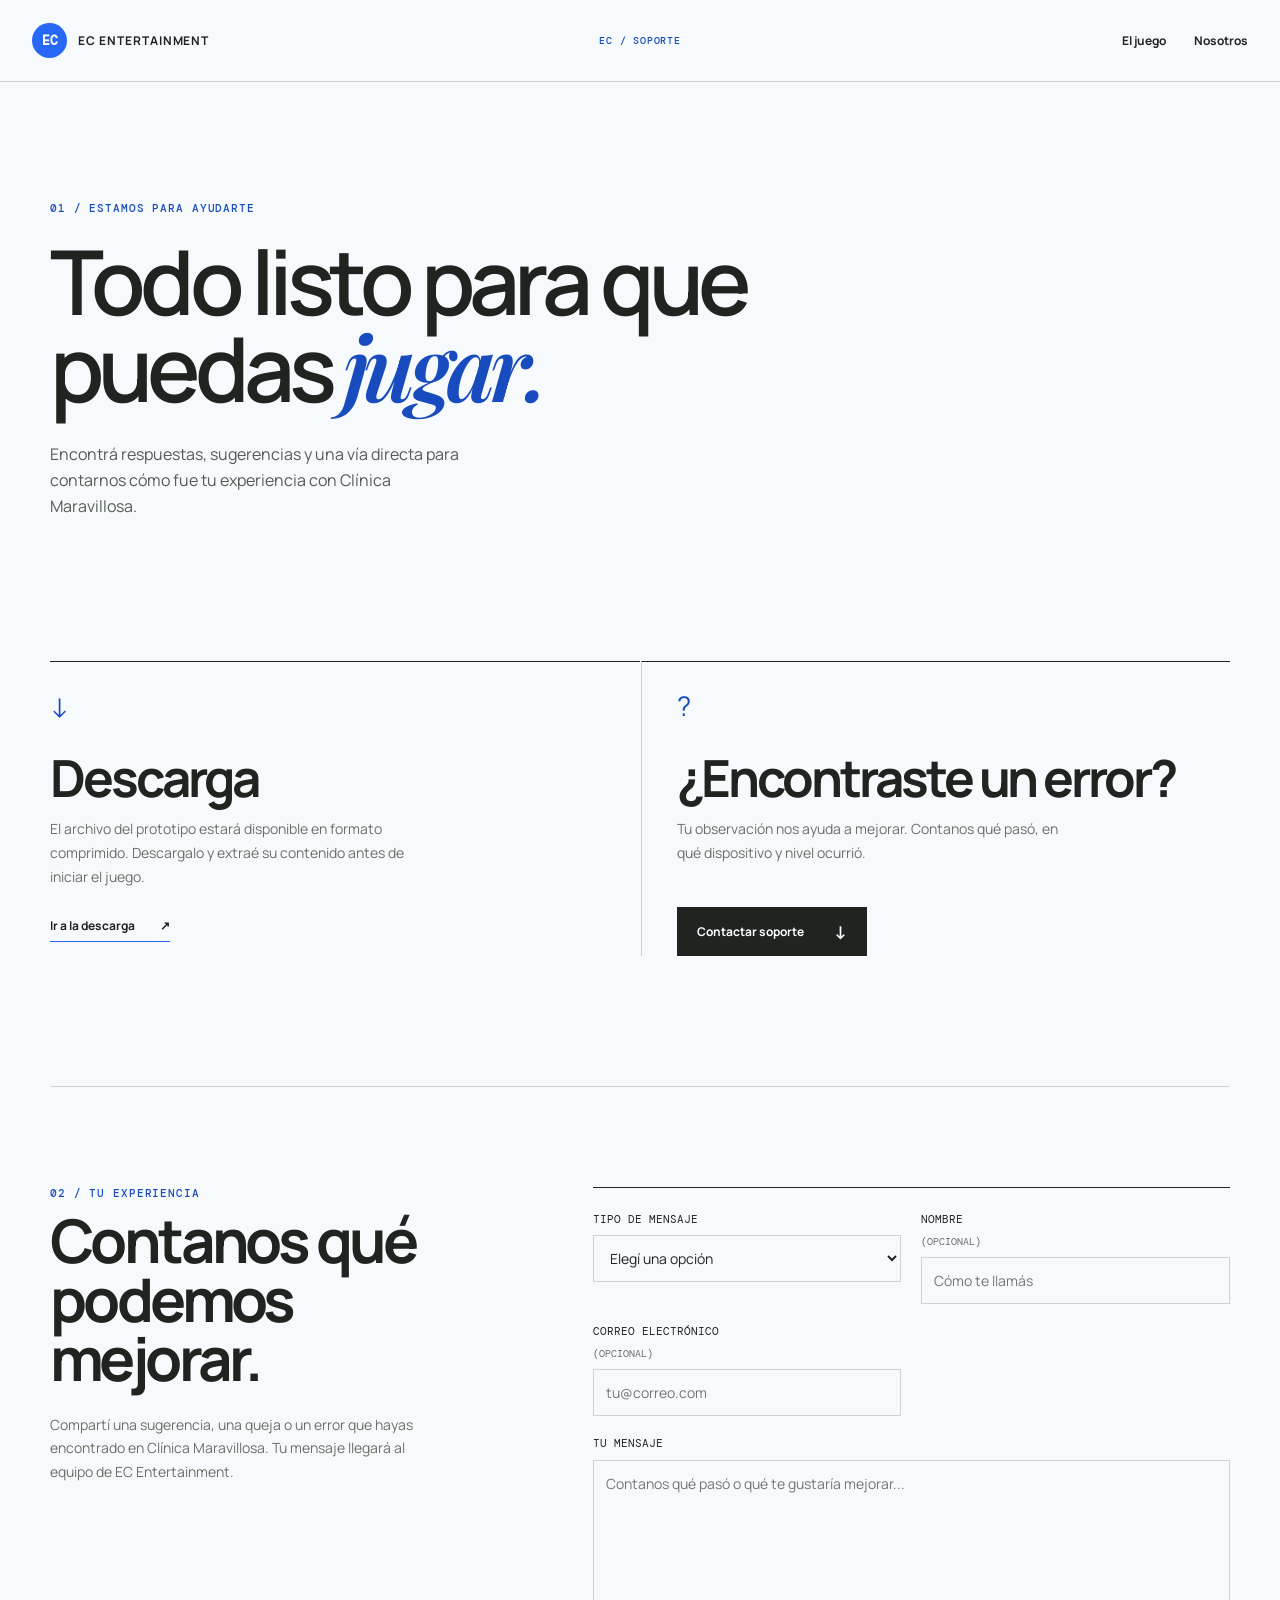
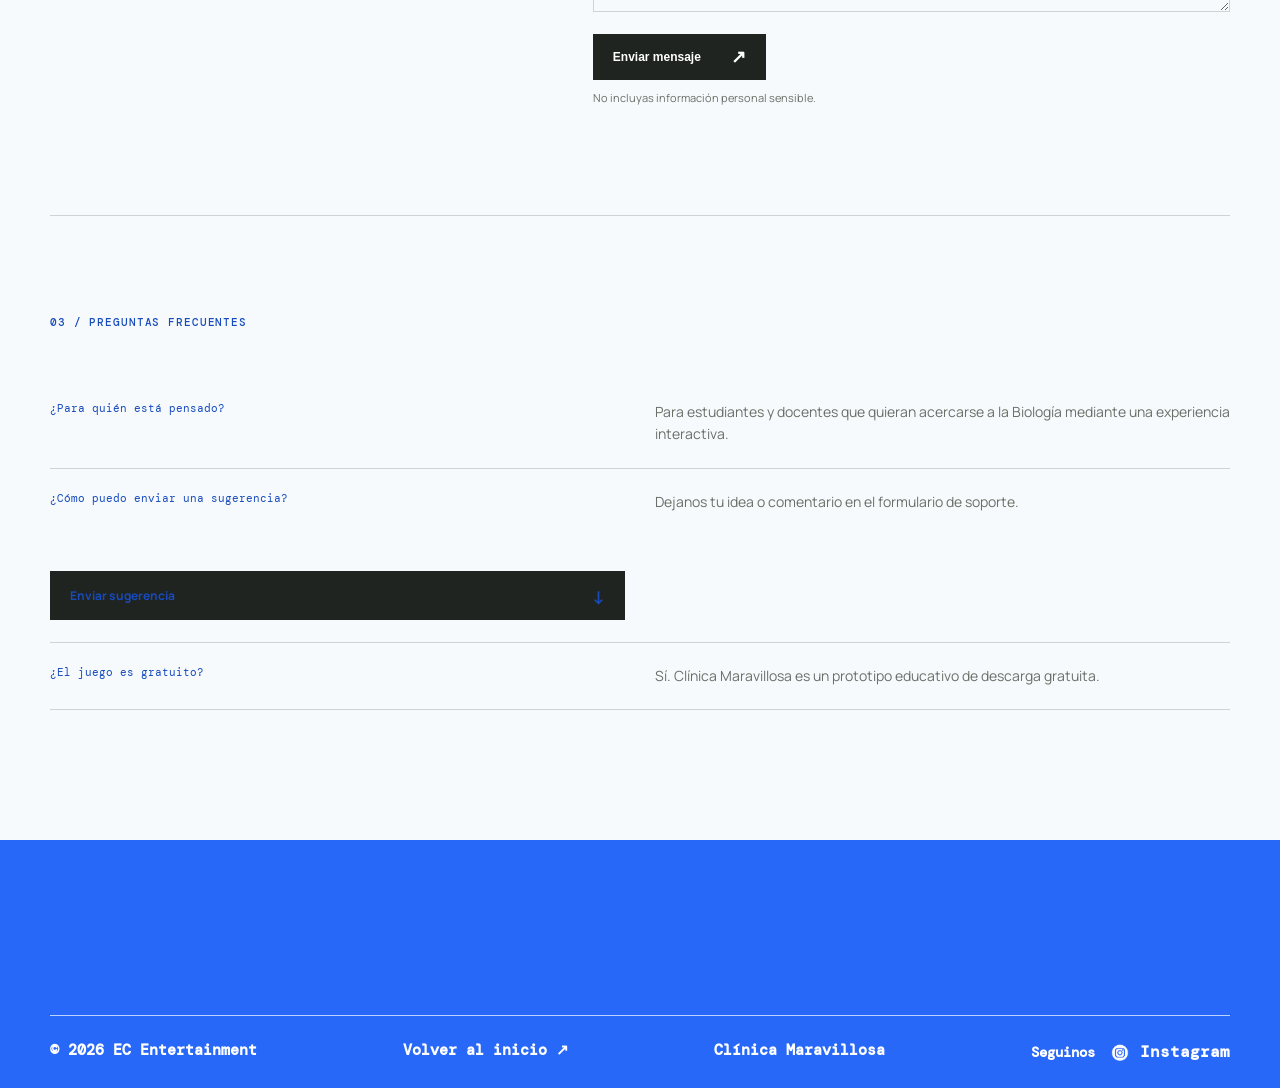
<file: Soporte.html>
<!DOCTYPE html>
<html lang="es">
<head>
	<meta charset="UTF-8">
	<meta name="viewport" content="width=device-width, initial-scale=1.0">
	<link rel="stylesheet" href="style.css">
	<link rel="icon" type="image/png" href="images/eentertainment%20(1).png">
	<title>Ayuda y soporte | EC Entertainment</title>
</head>
<body>
	<header class="site-header"><button class="brand" type="button" aria-label="Abrir menú de navegación" aria-controls="site-menu" aria-expanded="false" data-menu-open><span class="brand-mark">EC</span><span class="brand-name">EC Entertainment</span></button><div class="page-kicker">EC / SOPORTE</div><nav class="main-nav"><a href="Cmaravillosa.html">El juego</a><a href="aboutus.html">Nosotros</a></nav></header>
	<button class="site-menu-backdrop" type="button" data-menu-close aria-label="Cerrar menú" hidden></button>
	<aside class="site-menu" id="site-menu" role="dialog" aria-modal="true" aria-labelledby="site-menu-title" hidden>
		<div class="site-menu-heading"><div><p class="section-label">EC / NAVEGACIÓN</p><h2 id="site-menu-title">Explorá EC</h2></div><button class="site-menu-close" type="button" data-menu-close aria-label="Cerrar menú">×</button></div>
		<nav class="site-menu-nav" aria-label="Menú principal"><a href="index.html">Inicio <span>01</span></a><a href="Cmaravillosa.html">El juego <span>02</span></a><a href="aboutus.html">Nosotros <span>03</span></a><a href="Soporte.html">Ayuda <span>04</span></a></nav>
		<p class="site-menu-note">EC Entertainment · Aprender jugando.</p>
	</aside>
	<main>
		<section class="inner-hero section-wrap"><p class="eyebrow">01 / Estamos para ayudarte</p><h1>Todo listo para que puedas <em>jugar.</em></h1><p class="hero-intro">Encontrá respuestas, sugerencias y una vía directa para contarnos cómo fue tu experiencia con Clínica Maravillosa.</p></section>
		<section class="support-grid section-wrap"><article><span class="feature-icon">↓</span><h2>Descarga</h2><p>El archivo del prototipo estará disponible en formato comprimido. Descargalo y extraé su contenido antes de iniciar el juego.</p><a class="text-link" href="Cmaravillosa.html">Ir a la descarga <span>↗</span></a></article><article><span class="feature-icon">?</span><h2>¿Encontraste un error?</h2><p>Tu observación nos ayuda a mejorar. Contanos qué pasó, en qué dispositivo y nivel ocurrió.</p><a class="button button-dark" href="#contacto">Contactar soporte <span>↓</span></a></article></section>
		<section class="feedback-section section-wrap" id="contacto" aria-labelledby="feedback-title">
			<div class="feedback-copy"><p class="section-label">02 / Tu experiencia</p><h2 id="feedback-title">Contanos qué podemos mejorar.</h2><p>Compartí una sugerencia, una queja o un error que hayas encontrado en Clínica Maravillosa. Tu mensaje llegará al equipo de EC Entertainment.</p></div>
			<form class="feedback-form" data-feedback-form>
				<div class="feedback-fields">
					<label>Tipo de mensaje<select name="tipo" required><option value="" selected disabled>Elegí una opción</option><option value="Sugerencia">Sugerencia</option><option value="Queja">Queja</option><option value="Error">Error o problema técnico</option></select></label>
					<label>Nombre <span>(opcional)</span><input type="text" name="nombre" autocomplete="name" placeholder="Cómo te llamás"></label>
					<label class="feedback-email">Correo electrónico <span>(opcional)</span><input type="email" name="email" autocomplete="email" placeholder="tu@correo.com"></label>
					<label class="feedback-message">Tu mensaje<textarea name="mensaje" rows="6" minlength="10" maxlength="3000" required placeholder="Contanos qué pasó o qué te gustaría mejorar..."></textarea></label>
				</div>
				<button class="button button-dark" type="submit">Enviar mensaje <span>↗</span></button>
				<p class="feedback-note">No incluyas información personal sensible.</p>
			</form>
			<dialog class="feedback-success" data-feedback-success aria-labelledby="feedback-success-title">
				<div class="feedback-success-content">
					<span class="feedback-success-icon" aria-hidden="true">✓</span>
					<h2 id="feedback-success-title">Enviado con éxito</h2>
					<p>Gracias por escribirnos. Recibimos tu mensaje.</p>
					<button class="button button-dark" type="button" data-feedback-close>Cerrar</button>
				</div>
			</dialog>
		</section>
		<section class="faq section-wrap" id="sugerencias"><p class="section-label">03 / Preguntas frecuentes</p><div class="faq-row"><strong>¿Para quién está pensado?</strong><p>Para estudiantes y docentes que quieran acercarse a la Biología mediante una experiencia interactiva.</p></div><div class="faq-row"><strong>¿Cómo puedo enviar una sugerencia?</strong><p>Dejanos tu idea o comentario en el formulario de soporte.</p><a class="button button-dark" href="#contacto">Enviar sugerencia <span>↓</span></a></div><div class="faq-row"><strong>¿El juego es gratuito?</strong><p>Sí. Clínica Maravillosa es un prototipo educativo de descarga gratuita.</p></div></section>
	</main>
	<footer><div class="section-wrap footer-bottom"><span>© 2026 EC Entertainment</span><a href="index.html">Volver al inicio ↗</a><a href="Cmaravillosa.html">Clínica Maravillosa</a><span class="footer-social"><span>Seguinos</span><a class="social-link" href="https://www.instagram.com/ec_entertainment.ok/" target="_blank" rel="noopener noreferrer"><img src="images/Insta.png" alt="" width="24" height="24"><span>Instagram</span></a></span></div></footer>
	<script src="animations.js"></script>
</body>
</html>
</file>
<file: style.css>
@import url('https://fonts.googleapis.com/css2?family=DM+Mono:wght@400;500&family=Manrope:wght@400;500;600;700;800&family=Playfair+Display:ital,wght@0,600;1,600&display=swap');

@font-face {
	font-family: 'Determination';
	src: url('fonts/determination.ttf') format('truetype');
	font-display: swap;
}

:root {
	--ink: #1f2421;
	--paper: #f7fafc;
	--cream: #ffffff;
	--orange: #2768f8;
	--orange-dark: #174bbe;
	--sage: #4b9366;
	--line: rgba(31, 36, 33, .18);
	--mono: 'DM Mono', monospace;
	--sans: 'Manrope', sans-serif;
}

* { box-sizing: border-box; }
html { scroll-behavior: smooth; }
body { margin: 0; background: var(--paper); color: var(--ink); font-family: var(--sans); }
a { color: inherit; text-decoration: none; }
.section-wrap { width: min(1180px, calc(100% - 64px)); margin: 0 auto; }
.sr-only { position: absolute; width: 1px; height: 1px; padding: 0; margin: -1px; overflow: hidden; clip: rect(0, 0, 0, 0); white-space: nowrap; border: 0; }
.section-label, .eyebrow { color: var(--orange-dark); font: 500 11px/1.2 var(--mono); letter-spacing: .08em; text-transform: uppercase; }

.site-header { align-items: center; border-bottom: 1px solid var(--line); display: grid; grid-template-columns: 1fr minmax(200px, 310px) 1fr; min-height: 82px; padding: 0 32px; }
.brand { align-items: center; display: inline-flex; gap: 11px; width: fit-content; }
.brand-mark { align-items: center; background: var(--orange); border-radius: 50%; color: var(--cream); display: flex; font: 600 13px var(--mono); height: 35px; justify-content: center; width: 35px; }
.brand-name { font-size: 12px; font-weight: 700; letter-spacing: .08em; text-transform: uppercase; }
.search { border-bottom: 1px solid var(--ink); display: flex; justify-self: center; position: relative; width: 100%; }
.search input { background: transparent; border: 0; color: var(--ink); font: 13px var(--sans); outline: 0; padding: 10px 0; width: 100%; }
.search input::placeholder { color: #777a73; }
.search button { background: none; border: 0; color: var(--orange-dark); cursor: pointer; font-size: 20px; padding: 0 0 2px 10px; }
.search-results { background: var(--cream); border: 1px solid var(--line); box-shadow: 0 12px 28px rgba(31, 36, 33, .12); left: 0; max-height: 320px; overflow-y: auto; padding: 12px 16px; position: absolute; right: 0; top: calc(100% + 8px); z-index: 5; }
.search-results[hidden] { display: none; }
.search-results-message { color: #687068; font-size: 11px; margin: 0 0 8px; }
.search-results ul { list-style: none; margin: 0; padding: 0; }
.search-results li + li { border-top: 1px solid var(--line); }
.search-results a { display: block; font-size: 12px; font-weight: 700; padding: 9px 0; }
.search-results a:hover { color: var(--orange-dark); }
.main-nav { display: flex; gap: 28px; justify-content: flex-end; }
.main-nav a, .footer-column a { font-size: 12px; font-weight: 700; }
.main-nav a:hover, .footer-column a:hover { color: var(--orange-dark); }

.brand { background: transparent; border: 0; color: inherit; cursor: pointer; font: inherit; padding: 0; text-align: left; }
.brand:focus-visible, .site-menu button:focus-visible, .site-menu a:focus-visible { outline: 2px solid var(--orange-dark); outline-offset: 4px; }
.site-menu-backdrop { background: rgba(17, 24, 32, .48); border: 0; inset: 0; opacity: 0; position: fixed; transition: opacity .25s ease; z-index: 20; }
.site-menu-backdrop[hidden], .site-menu[hidden] { display: none; }
.site-menu-backdrop.is-open { opacity: 1; }
.site-menu { background: var(--cream); box-shadow: 18px 0 50px rgba(17, 24, 32, .16); color: var(--ink); display: flex; flex-direction: column; height: 100dvh; left: 0; max-width: 100%; padding: clamp(28px, 6vw, 56px); position: fixed; top: 0; transform: translateX(-105%); transition: transform .28s cubic-bezier(.2,.7,.2,1); width: min(420px, calc(100vw - 56px)); z-index: 21; }
.site-menu.is-open { transform: translateX(0); }
.site-menu-heading { align-items: flex-start; display: flex; gap: 24px; justify-content: space-between; }
.site-menu-heading .section-label { margin-bottom: 14px; }
.site-menu-heading h2 { font-size: 32px; margin: 0; }
.site-menu-close { align-items: center; background: transparent; border: 1px solid var(--line); color: var(--ink); cursor: pointer; display: flex; font: 32px/1 var(--sans); height: 44px; justify-content: center; padding: 0; width: 44px; }
.site-menu-nav { border-top: 1px solid var(--line); display: flex; flex-direction: column; margin-top: 46px; }
.site-menu-nav a { align-items: center; border-bottom: 1px solid var(--line); display: flex; font-size: 20px; font-weight: 700; justify-content: space-between; padding: 18px 0; }
.site-menu-nav a:hover { color: var(--orange-dark); }
.site-menu-nav span { color: var(--orange-dark); font: 11px var(--mono); }
.site-menu-note { border-top: 1px solid var(--line); color: #687068; font: 10px/1.5 var(--mono); margin: auto 0 0; padding-top: 18px; text-transform: uppercase; }
body.menu-open { overflow: hidden; }

.hero { display: grid; gap: 70px; grid-template-columns: minmax(0, .9fr) minmax(380px, 1.1fr); min-height: 655px; padding-bottom: 80px; padding-top: 90px; }
.hero-copy { align-self: center; max-width: 560px; }
h1, h2, h3, p { margin-top: 0; }
h1 { font-size: clamp(3.7rem, 7vw, 6.5rem); font-weight: 600; letter-spacing: -.065em; line-height: .94; margin: 24px 0 30px; }
h1 em, h2 em { color: var(--orange-dark); font-family: 'Playfair Display', serif; font-weight: 600; }
.hero-intro { color: #545b55; font-size: 16px; line-height: 1.65; max-width: 430px; }
.button { align-items: center; display: inline-flex; font-size: 12px; font-weight: 700; gap: 30px; justify-content: space-between; margin-top: 28px; padding: 16px 20px; transition: transform .2s, background .2s; }
.button:hover { transform: translateY(-3px); }
.button-dark { background: var(--ink); color: var(--cream); }
.button-orange { background: var(--orange); color: var(--cream); }
.button span { font-size: 18px; line-height: 10px; }
.hero-art { background: #dce3e8; min-height: 470px; overflow: hidden; position: relative; }
.orbit { border: 1px solid rgba(31, 36, 33, .25); border-radius: 50%; position: absolute; transform: rotate(-32deg); }
.orbit-one { height: 460px; left: -40px; top: 40px; width: 610px; }
.orbit-two { height: 210px; left: 195px; top: 130px; width: 350px; }
.game-card { box-shadow: 14px 18px 0 rgba(31, 36, 33, .12); height: 300px; position: absolute; transform: rotate(-9deg); width: 210px; }
.card-back { background: #174bbe; left: 22%; top: 23%; }
.card-logo { height: 104px; left: 50%; object-fit: contain; position: absolute; top: 50%; transform: translate(-50%, -50%); width: 104px; }
.card-front { background: var(--cream); display: flex; flex-direction: column; justify-content: space-between; left: 39%; padding: 22px; top: 18%; transform: rotate(9deg); }
.card-front small, .card-number { color: var(--orange-dark); font: 10px var(--mono); text-transform: uppercase; }
.card-front strong { font: 600 22px/1.05 'Playfair Display', serif; }
.card-number { color: var(--ink); }
.art-note { bottom: 24px; color: var(--ink); font: 10px/1.3 var(--mono); position: absolute; right: 24px; text-align: right; }

.manifesto { background: var(--ink); color: var(--cream); padding: 115px 0; }
.manifesto-grid { display: grid; gap: 40px; grid-template-columns: .55fr 1.4fr 1fr; }
.manifesto .section-label { color: var(--sage); }
.manifesto h2 { font-size: clamp(2.5rem, 5vw, 4.8rem); letter-spacing: -.06em; line-height: 1; margin: 0; max-width: 650px; }
.manifesto-grid > p:last-child { color: #c6cbc4; font-size: 14px; line-height: 1.7; max-width: 280px; }
.story { align-items: center; display: grid; grid-template-columns: 1fr; padding-bottom: 150px; padding-top: 150px; }
.story-image { align-items: flex-end; background: linear-gradient(135deg, #2768f8 0%, #4b9366 100%); display: flex; height: 520px; justify-content: flex-end; overflow: hidden; padding: 25px; position: relative; }
.story-image.team-image { align-items: center; aspect-ratio: 16 / 9; background: #e8eef2; border: 1px dashed rgba(31,36,33,.35); height: auto; justify-content: center; padding: 0; }
.story-image::before, .story-image::after { border: 1px solid rgba(251,250,246,.55); border-radius: 50%; content: ''; height: 500px; position: absolute; width: 500px; }
.story-image::before { left: -230px; top: -110px; }
.story-image::after { bottom: -220px; right: -160px; }
.story-image span { color: var(--cream); font: 10px/1.35 var(--mono); letter-spacing: .08em; position: relative; z-index: 1; }
.story-image.team-image::before, .story-image.team-image::after { display: none; }
.story-image.team-image img { display: block; height: 100%; object-fit: contain; width: 100%; }
.story-copy { max-width: 760px; }
h2 { font-size: clamp(2.4rem, 4.7vw, 4.3rem); letter-spacing: -.06em; line-height: .98; margin-bottom: 25px; }
.story-copy > p:not(.section-label) { color: #5a625b; font-size: 15px; line-height: 1.75; }
.text-link, .mail-link { border-bottom: 1px solid var(--orange); display: inline-flex; font-size: 12px; font-weight: 700; gap: 25px; padding-bottom: 7px; }

.product { border-top: 1px solid var(--line); padding-bottom: 130px; padding-top: 120px; }
.product-heading { align-items: end; display: flex; justify-content: space-between; }
.product-heading h2 { margin: 0; }
.product-heading > p:last-child { color: #687068; font-size: 14px; margin: 0 0 7px; }
.product-grid { display: grid; gap: 1px; grid-template-columns: repeat(3, 1fr); margin-top: 70px; }
.feature { border-top: 1px solid var(--ink); padding: 28px 25px 25px 0; }
.feature + .feature { border-left: 1px solid var(--line); padding-left: 25px; }
.feature-icon { color: var(--orange-dark); font-size: 27px; }
.feature h3 { font-size: 17px; letter-spacing: -.03em; margin: 22px 0 12px; }
.feature p { color: #687068; font-size: 13px; line-height: 1.65; max-width: 240px; }
.product-cta { align-items: center; border-bottom: 1px solid var(--line); border-top: 1px solid var(--line); display: flex; justify-content: space-between; margin-top: 52px; padding: 22px 0; }
.product-cta span { font: 11px var(--mono); text-transform: uppercase; }
.product-cta .button { margin: 0; }
.product-featured { background: var(--ink); color: var(--cream); border-top: 0; font-family: 'Determination', var(--mono); padding-bottom: 105px; padding-top: 105px; }
.product-featured-heading { align-items: center; display: grid; gap: 8%; grid-template-columns: minmax(280px, .9fr) 1.1fr; }
.product-image-slot { align-items: center; aspect-ratio: 4 / 3; background: linear-gradient(145deg, #36c3cc, #55e2b9); color: var(--ink); display: flex; justify-content: center; min-height: 300px; overflow: hidden; position: relative; }
.product-image-slot::before, .product-image-slot::after { border: 1px solid rgba(31,36,33,.35); border-radius: 50%; content: ''; height: 430px; position: absolute; width: 430px; }.product-image-slot::before { left: -245px; top: -180px; }.product-image-slot::after { bottom: -245px; right: -180px; }
.product-image-slot img { height: 100%; object-fit: cover; position: relative; width: 100%; z-index: 1; }
.product-image-slot span { border: 1px dashed rgba(31,36,33,.7); font: 10px var(--mono); letter-spacing: .08em; padding: 14px 18px; position: relative; z-index: 1; }
.product-featured-copy { max-width: 600px; }.product-featured .section-label { color: #55e2b9; }.product-featured-copy h2 { font: 500 clamp(3rem, 7vw, 7rem)/.88 'Determination', var(--mono); letter-spacing: 0; margin: 25px 0 30px; }.product-featured-copy h2 em { color: #55e2b9; font-family: 'Determination', var(--mono); font-style: normal; }.product-featured-copy > p:not(.section-label) { color: #c6cbc4; font-size: 15px; line-height: 1.7; max-width: 390px; }
.product-featured .product-grid { margin-top: 90px; }.product-featured .feature { border-color: rgba(255,255,255,.35); }.product-featured .feature + .feature { border-left-color: rgba(255,255,255,.2); }.product-featured .feature h3 { color: var(--cream); font-family: 'Determination', var(--mono); font-size: 15px; letter-spacing: .06em; line-height: 1.4; text-transform: uppercase; }.product-featured .feature p { color: #c6cbc4; letter-spacing: .035em; line-height: 1.8; }.product-featured .product-cta { border-color: rgba(255,255,255,.3); }.product-featured .product-cta span { color: #c6cbc4; }.product-featured .product-cta .text-link { border-color: #55e2b9; color: var(--cream); }

.help { border-top: 1px solid var(--line); display: grid; gap: 10%; grid-template-columns: 1fr 1fr; padding-bottom: 135px; padding-top: 120px; }
.help h2 { max-width: 450px; }
.help-links { border-top: 1px solid var(--ink); }
.help-links a { align-items: center; border-bottom: 1px solid var(--line); display: grid; grid-template-columns: 50px 1fr 20px; padding: 18px 0; font-size: 14px; font-weight: 700; }
.help-links a:hover { color: var(--orange-dark); padding-left: 8px; }
.help-links span { color: var(--orange-dark); font: 10px var(--mono); }

footer { background: var(--orange); color: #fff; padding: 85px 0 22px; }
footer .section-label { color: #fff; }
.footer-main { display: grid; gap: 70px; grid-template-columns: 2fr .7fr .7fr; }
footer h2 { font-size: clamp(2.7rem, 5vw, 5.1rem); margin-bottom: 40px; }
.mail-link { border-color: var(--cream); font-size: 14px; }
.footer-column { display: flex; flex-direction: column; gap: 14px; padding-top: 4px; }
.footer-column p { color: #fff; font: 14px/1.5 var(--mono); letter-spacing: .08em; text-transform: uppercase; }
.footer-column a { font-size: 16px; font-weight: 700; }
.social-link { align-items: center; display: inline-flex; gap: 8px; }
.footer-bottom { border-top: 1px solid rgba(255,255,255,.7); color: #fff; display: flex; font: 15px/1.7 var(--mono); font-weight: 600; gap: 18px 28px; justify-content: space-between; margin-top: 90px; padding-top: 22px; }
.footer-bottom a { text-decoration: underline; text-decoration-color: transparent; text-underline-offset: 4px; transition: color .2s, text-decoration-color .2s; }
.footer-bottom a:hover, .footer-bottom a:focus-visible { color: #fff; text-decoration-color: currentColor; }
.footer-social { align-items: center; display: inline-flex; gap: 14px; }
.footer-social > span { font: 700 14px/1.5 var(--mono); }
.footer-social .social-link { align-items: center; display: inline-flex; font-size: 16px; font-weight: 700; gap: 9px; }
.footer-social img { filter: brightness(0) invert(1); height: 22px; object-fit: contain; width: 22px; }
footer a:focus-visible { border-radius: 2px; outline: 2px solid #fff; outline-offset: 4px; }
.search-hit { animation: highlight 1.2s ease; }
@keyframes highlight { 50% { outline: 3px solid var(--orange); outline-offset: 10px; } }

@media (prefers-reduced-motion: reduce) {
	html { scroll-behavior: auto; }
	*, *::before, *::after { animation-duration: .01ms !important; animation-iteration-count: 1 !important; scroll-behavior: auto !important; transition-duration: .01ms !important; }
}

.page-kicker { color: var(--orange-dark); font: 500 10px var(--mono); justify-self: center; letter-spacing: .08em; }
.inner-hero { padding-bottom: 125px; padding-top: 120px; }
.inner-hero h1 { max-width: 850px; }
.about-block { border-top: 1px solid var(--line); display: grid; gap: 15%; grid-template-columns: 1fr 1fr; padding-bottom: 130px; padding-top: 100px; }
.about-block h2 { max-width: 480px; }
.about-block > div:last-child { color: #5a625b; font-size: 15px; line-height: 1.75; max-width: 480px; }
.team-photo-slot { aspect-ratio: 16 / 9; grid-column: 1 / -1; margin: 0 auto 35px; max-width: 920px; overflow: hidden; width: 100%; }
.team-photo-slot img { display: block; height: 100%; object-fit: contain; width: 100%; }
.values-block { background: var(--ink); color: var(--cream); padding: 100px 0 120px; }
.values-block .section-label { color: #55e2b9; }
.values-block > .section-wrap > h2 { font-size: clamp(2.4rem, 4.7vw, 4.3rem); max-width: 720px; }
.identity-pillars { display: grid; gap: 8%; grid-template-columns: repeat(2, 1fr); margin-top: 55px; }
.identity-pillar { border-top: 1px solid rgba(255,255,255,.3); padding-top: 20px; }
.identity-pillar > span { color: #55e2b9; font: 11px var(--mono); text-transform: uppercase; }
.identity-pillar h3 { font-size: 24px; letter-spacing: -.04em; margin: 25px 0 12px; max-width: 420px; }
.identity-pillar p { color: #c6cbc4; font-size: 14px; line-height: 1.7; max-width: 480px; }
.values-heading { font-size: 20px; margin: 65px 0 0; }
.values-grid { display: grid; gap: 1px; grid-template-columns: repeat(3, 1fr); margin-top: 30px; }
.values-grid article { border-top: 1px solid rgba(255,255,255,.3); padding: 20px 20px 0 0; }
.values-grid article + article { border-left: 1px solid rgba(255,255,255,.2); padding-left: 20px; }
.values-grid span, .faq-row strong { color: var(--orange-dark); font: 11px var(--mono); }
.values-grid h3 { font-size: 20px; margin: 30px 0 15px; }
.values-grid p { color: #c6cbc4; font-size: 13px; line-height: 1.6; }
.about-quote { align-items: center; display: flex; justify-content: space-between; padding-bottom: 120px; padding-top: 120px; }
.about-quote p { font: italic 600 clamp(2rem, 4vw, 4rem)/1.05 'Playfair Display', serif; max-width: 680px; }
.about-quote .button { margin: 0; }
.game-hero { align-items: center; display: grid; gap: 7%; grid-template-columns: .95fr 1.05fr; min-height: 670px; padding-bottom: 80px; padding-top: 80px; }
.game-hero-copy h1 { font-size: clamp(4rem, 7vw, 7rem); }
.game-title-images { margin: 24px 0 30px; max-width: 560px; width: 100%; }
.game-title-images img { display: block; height: auto; object-fit: contain; object-position: left center; width: 100%; }
.game-actions { align-items: center; display: flex; flex-wrap: wrap; gap: 25px; }
.game-actions .text-link { margin-top: 28px; }
.button-game { background: #36c3cc; color: var(--ink); margin-top: 28px; }
.button-game:hover { background: #55e2b9; }
.download-note { color: #687068; font: 10px var(--mono); margin-top: 20px; text-transform: uppercase; }
.game-cover { background: linear-gradient(145deg, #36c3cc, #55e2b9); box-shadow: 20px 20px 0 var(--orange-dark); height: 510px; overflow: hidden; position: relative; }
.game-cover img { height: 100%; inset: 0; object-fit: cover; position: absolute; width: 100%; }
.game-cover::before, .game-cover::after { border: 1px solid rgba(31,36,33,.35); border-radius: 50%; content: ''; height: 470px; position: absolute; width: 470px; }
.game-cover::before { left: -245px; top: -130px; }.game-cover::after { bottom: -250px; right: -150px; }
.game-cover.instagram-cover { aspect-ratio: 8 / 9; background: transparent; box-shadow: none; height: auto; min-width: 0; overflow: hidden; width: min(100%, 480px); }
.instagram-cover::before, .instagram-cover::after { display: none; }
.instagram-cover blockquote { margin: 0 auto !important; max-width: 540px !important; min-width: min(326px, 100%) !important; width: 100% !important; }
.instagram-cover iframe { display: block; max-width: none !important; width: 100% !important; }
.cover-cross { font-size: 60px; line-height: 1; position: relative; z-index: 1; }.cover-title { font: 500 14px var(--mono); letter-spacing: .13em; margin-top: 30px; position: relative; z-index: 1; }.cover-title strong { font-size: 28px; }.cover-subtitle { font: italic 600 16px 'Playfair Display', serif; margin-top: 22px; position: relative; z-index: 1; }.cover-sticker { bottom: 25px; font: 10px var(--mono); left: 25px; position: absolute; text-align: left; }
.game-intro-band { background: var(--orange); color: var(--cream); padding: 110px 0; }.game-intro-grid { align-items: center; display: grid; gap: 8%; grid-template-columns: 1.3fr .7fr; }.game-intro-band .section-label { color: #bfe8ff; }.game-intro-band h2 { margin: 0; }.mission-copy { color: #e7f1ff; font-size: 14px; line-height: 1.7; margin: 30px 0 0; max-width: 500px; }
.character-card { background: #080b10; border: 2px solid #080b10; justify-self: end; margin-right: calc((min(1180px, calc(100vw - 64px)) - 100vw) / 2); max-width: 260px; padding: 18px; transform: translateX(-140px); width: 100%; }.character-image-frame { align-items: center; display: flex; height: clamp(320px, 34vw, 440px); justify-content: center; overflow: visible; position: relative; }.character-image-frame img { height: 100%; object-fit: contain; width: 100%; }.character-image-frame img.is-maite { height: 128%; width: 128%; }.character-image-frame img.is-fer { height: 120%; width: 120%; }.character-arrow { align-items: center; background: transparent; border: 0; color: var(--cream); cursor: pointer; display: flex; font: 34px/1 var(--mono); height: 48px; justify-content: center; padding: 0; position: absolute; top: 50%; transform: translateY(-50%); transition: color .2s, transform .2s; width: 36px; z-index: 1; }.character-arrow-previous { left: 0; }.character-arrow-next { right: 0; }.character-arrow:hover, .character-arrow:focus-visible { color: #55e2b9; }.character-arrow-previous:hover { transform: translate(-3px, -50%); }.character-arrow-next:hover { transform: translate(3px, -50%); }.character-arrow:focus-visible { outline: 2px solid #55e2b9; outline-offset: 2px; }.character-name { border-top: 1px solid rgba(255,255,255,.12); color: var(--cream); font-size: 18px; font-weight: 700; letter-spacing: .08em; margin-top: 16px; padding-top: 16px; text-align: center; }.character-position { color: #c6cbc4; display: block; font: 10px var(--mono); margin: 14px 0 0; text-align: center; }
.game-features { padding-bottom: 130px; padding-top: 120px; }.game-features > h2 { margin: 22px 0 70px; }.feature-grid { display: grid; gap: 1px; grid-template-columns: repeat(3, 1fr); }.feature-grid article { border-top: 1px solid var(--ink); padding: 20px 20px 0 0; }.feature-grid article + article { border-left: 1px solid var(--line); padding-left: 20px; }.feature-grid span { color: var(--orange-dark); font: 11px var(--mono); }.feature-grid h3 { font-size: 20px; margin: 35px 0 12px; }.feature-grid p { color: #687068; font-size: 14px; line-height: 1.6; max-width: 260px; }
.how-to { border-top: 1px solid var(--line); display: grid; gap: 12%; grid-template-columns: 1fr 1fr; padding-bottom: 130px; padding-top: 110px; }.how-to ol { list-style: none; margin: 0; padding: 0; }.how-to li { align-items: center; border-bottom: 1px solid var(--line); display: grid; gap: 25px; grid-template-columns: 35px 1fr; padding: 18px 0; }.how-to li:first-child { border-top: 1px solid var(--ink); }.how-to li > span { color: var(--orange-dark); font: 11px var(--mono); }.how-to li p { color: #687068; font-size: 14px; }.how-to li strong { color: var(--ink); }
.game-web-cta { align-items: center; color: var(--cream); display: flex; flex-direction: column; gap: 34px; grid-column: 1 / -1; margin: 35px auto 0; padding: 0; width: min(1180px, calc(100% - 64px)); }
.game-web-image { aspect-ratio: 1600 / 666; overflow: hidden; width: min(100%, 1040px); }
.game-web-image img { display: block; height: 100%; object-fit: contain; width: 100%; }
.game-web-copy { max-width: 680px; text-align: center; }.game-web-copy .section-label { color: #55e2b9; }.game-web-copy h2 { color: var(--cream); font-size: clamp(2rem, 4vw, 3.5rem); letter-spacing: -.05em; line-height: 1; margin: 18px 0; }.game-web-copy h2 em { color: #55e2b9; font-family: 'Playfair Display', serif; }.game-web-copy > p:not(.section-label) { color: #c6cbc4; font-size: 14px; line-height: 1.7; }
.game-web-actions { align-items: center; display: flex; flex-wrap: wrap; gap: 25px; justify-content: center; }.game-web-actions .button { margin-top: 28px; }.game-download-link { border-color: #55e2b9; color: var(--cream); margin-top: 28px; }
.download-panel { align-items: center; background: var(--ink); color: var(--cream); display: flex; justify-content: space-between; margin-bottom: 120px; padding: 65px; }.download-panel h2 { margin-bottom: 12px; }.download-panel p:last-child { color: #c6cbc4; font-size: 14px; }.download-panel .button { margin: 0; }
.support-grid { display: grid; gap: 1px; grid-template-columns: repeat(2, 1fr); padding-bottom: 130px; }.support-grid article { border-top: 1px solid var(--ink); padding: 25px 35px 0 0; }.support-grid article + article { border-left: 1px solid var(--line); padding-left: 35px; }.support-grid h2 { font-size: clamp(2rem, 4vw, 3.5rem); margin: 28px 0 15px; }.support-grid p { color: #687068; font-size: 14px; line-height: 1.7; max-width: 390px; }.support-grid .text-link { margin-top: 15px; }.faq { border-top: 1px solid var(--line); padding-bottom: 130px; padding-top: 100px; }.faq-row { border-bottom: 1px solid var(--line); display: grid; gap: 30px; grid-template-columns: 1fr 1fr; padding: 22px 0; }.faq-row:first-of-type { margin-top: 50px; }.faq-row p { color: #687068; font-size: 14px; line-height: 1.6; margin: 0; }.faq-row a { color: var(--orange-dark); font-weight: 700; }
.feedback-section { border-top: 1px solid var(--line); display: grid; gap: 10%; grid-template-columns: minmax(0, .8fr) 1.2fr; padding-bottom: 110px; padding-top: 100px; scroll-margin-top: 24px; }
.feedback-copy h2 { max-width: 460px; }
.feedback-copy > p:last-child { color: #687068; font-size: 14px; line-height: 1.7; max-width: 390px; }
.feedback-form { border-top: 1px solid var(--ink); display: grid; gap: 22px; padding-top: 24px; }
.feedback-form[hidden], .feedback-success[hidden] { display: none; }
.feedback-fields { display: grid; gap: 20px; grid-template-columns: repeat(2, minmax(0, 1fr)); }
.feedback-form label { display: grid; align-content: start; gap: 8px; font: 11px/1.4 var(--mono); text-transform: uppercase; }
.feedback-form label span { color: #687068; font-size: 10px; }
.feedback-form input, .feedback-form select, .feedback-form textarea { background: transparent; border: 1px solid var(--line); border-radius: 0; color: var(--ink); font: 14px/1.5 var(--sans); min-width: 0; padding: 12px; text-transform: none; width: 100%; }
.feedback-form textarea { min-height: 150px; resize: vertical; }
.feedback-form input:focus, .feedback-form select:focus, .feedback-form textarea:focus { border-color: var(--orange-dark); outline: 2px solid rgba(39, 104, 248, .18); outline-offset: 1px; }
.feedback-message { grid-column: 1 / -1; }
.feedback-form .button { border: 0; cursor: pointer; justify-self: start; margin: 0; }
.feedback-note { color: #687068; font-size: 11px; margin: -12px 0 0; }
.feedback-success { background: var(--cream); border: 1px solid var(--line); box-shadow: 0 24px 80px rgba(17, 24, 32, .24); color: var(--ink); max-width: min(440px, calc(100vw - 36px)); padding: 0; width: 100%; }
.feedback-success::backdrop { background: rgba(17, 24, 32, .58); backdrop-filter: blur(4px); }
.feedback-success-content { padding: clamp(28px, 7vw, 48px); text-align: center; }
.feedback-success-icon { align-items: center; background: #e5f4eb; border-radius: 50%; color: #267344; display: flex; font-size: 24px; height: 56px; justify-content: center; margin: 0 auto 22px; width: 56px; }
.feedback-success h2 { font-size: clamp(1.8rem, 7vw, 2.5rem); margin-bottom: 12px; }
.feedback-success p { color: #687068; font-size: 14px; line-height: 1.6; margin-bottom: 24px; }
.feedback-success .button { cursor: pointer; justify-content: center; margin: 0; min-width: 140px; }

@media (max-width: 800px) {
	.section-wrap { width: min(100% - 40px, 600px); }
	.site-header { gap: 16px; grid-template-columns: 1fr auto; padding: 0 20px; }
	.search { grid-column: 1 / -1; grid-row: 2; margin-bottom: 14px; }
	.site-header { padding-bottom: 14px; padding-top: 16px; }
	.main-nav { gap: 18px; }
	h2 { font-size: clamp(1.5rem, 8vw, 3.5rem); }
	.hero { display: flex; flex-direction: column; gap: 45px; min-height: 0; padding-bottom: 70px; padding-top: 75px; }
	h1 { font-size: clamp(3.4rem, 15vw, 5.5rem); }
	.hero-art { min-height: 410px; }
	.card-back { left: 16%; }
	.card-front { left: 35%; }
	.manifesto { padding: 75px 0; }
	.manifesto-grid, .story, .help { display: block; }
	.manifesto h2 { margin: 25px 0; }
	.story { padding-bottom: 90px; padding-top: 90px; }
	.story-image { height: 390px; margin-bottom: 55px; }
	.product { padding-bottom: 90px; padding-top: 80px; }
	.product-featured { padding-bottom: 75px; padding-top: 75px; }
	.product-featured-heading { display: block; }
	.product-image-slot { min-height: 250px; }
	.product-featured-copy { margin-top: 45px; }
	.product-featured-copy h2 { font-size: clamp(2.5rem, 13vw, 4.5rem); }
	.product-featured .product-grid { margin-top: 60px; }
	.product-heading { align-items: flex-start; display: block; }
	.product-heading > p:last-child { margin-top: 22px; }
	.product-grid { display: block; margin-top: 45px; }
	.feature, .feature + .feature { border-left: 0; padding: 22px 0; }
	.product-cta { align-items: flex-start; flex-direction: column; gap: 18px; }
	.help { padding-bottom: 90px; padding-top: 80px; }
	.help-links { margin-top: 50px; }
	footer { padding-top: 65px; }
	.footer-main { display: block; }
	.footer-column { display: inline-flex; margin-right: 55px; margin-top: 60px; vertical-align: top; }
	.footer-bottom { align-items: flex-start; flex-direction: column; gap: 14px; margin-top: 65px; }
	.footer-social { align-items: flex-start; flex-direction: column; gap: 8px; }
	.page-kicker { display: none; }
	.inner-hero { padding-bottom: 80px; padding-top: 75px; }
	.about-block, .how-to { display: block; padding-bottom: 85px; padding-top: 75px; }
	.about-block > div:last-child { margin-top: 55px; }
	.team-photo-slot { margin: 0 auto 45px; }
	.values-block { padding: 75px 0; }
	.identity-pillars { display: block; margin-top: 40px; }
	.identity-pillar + .identity-pillar { margin-top: 35px; }
	.values-heading { margin-top: 50px; }
	.values-grid, .feature-grid, .support-grid { display: block; margin-top: 45px; }
	.feedback-section { display: block; padding-bottom: 85px; padding-top: 75px; }
	.feedback-form { margin-top: 40px; }
	.feedback-fields { grid-template-columns: 1fr; }
	.feedback-message { grid-column: auto; }
	.values-grid article, .values-grid article + article, .feature-grid article, .feature-grid article + article, .support-grid article, .support-grid article + article { border-left: 0; padding: 22px 0; }
	.about-quote { align-items: flex-start; display: block; padding-bottom: 85px; padding-top: 85px; }
	.about-quote .button { margin-top: 15px; }
	.game-hero { display: flex; flex-direction: column; gap: 55px; min-height: 0; padding-bottom: 80px; padding-top: 75px; }
	.game-title-images { margin-bottom: 25px; }
	.game-cover { height: 410px; width: 100%; }
	.game-intro-band { padding: 75px 0; }
	.game-intro-grid { display: block; }
	.game-intro-band h2 { margin: 25px 0; }
	.character-card { margin: 45px auto 0; max-width: 240px; transform: none; }
	.character-image-frame { height: 360px; }
	.game-features { padding-bottom: 85px; padding-top: 80px; }
	.game-features > h2 { margin-bottom: 45px; }
	.game-web-cta { gap: 25px; margin-top: 25px; width: calc(100% - 40px); }
	.game-web-image { min-height: 0; }
	.download-panel { align-items: flex-start; display: block; margin-bottom: 75px; padding: 35px 25px; }
	.download-panel .button { margin-top: 20px; }
	.faq { padding-bottom: 85px; padding-top: 75px; }
	.faq-row { display: block; }
	.faq-row p { margin-top: 12px; }
}

.game-page, .game-page * { font-family: 'Determination', var(--mono); }
.game-page, .game-page * { letter-spacing: 2px !important; }
.game-page { background: #0d1117; color: #f7fafc; }
.game-page .site-header { border-color: rgba(255,255,255,.16); }
.game-page .main-nav a:hover { color: #55e2b9; }
.game-page .hero-intro, .game-page .game-features p, .game-page .how-to li p { color: #b9c3c8; }
.game-page .game-intro-band { background: #12383d; }
.game-page .game-intro-band > .section-wrap > p:last-child { color: #c7e6e2; }
.game-page .game-features { background: #0d1117; }
.game-page .how-to { border-color: rgba(255,255,255,.16); }
.game-page .how-to li { border-color: rgba(255,255,255,.16); }
.game-page .how-to li:first-child { border-color: rgba(255,255,255,.5); }
.game-page .how-to li strong { color: #f7fafc; }
.game-page footer { background: #080b10; }
.game-page footer .footer-bottom { border-color: rgba(255,255,255,.45); color: #e2eaed; }
.game-page footer .footer-bottom a:hover { color: #55e2b9; }
.coming-soon-page { display: flex; flex-direction: column; min-height: 100vh; }
.coming-soon-main { align-items: center; display: flex; flex: 1; justify-content: center; padding: 70px 32px; }
.coming-soon-card { background: #111820; border: 1px solid rgba(85,226,185,.3); box-shadow: 12px 12px 0 rgba(54,195,204,.16); max-width: 820px; padding: clamp(24px, 5vw, 56px); text-align: center; width: 100%; }
.coming-soon-label, .coming-soon-eyebrow { color: #55e2b9; font: 11px/1.5 var(--mono); letter-spacing: .12em; }
.coming-soon-art { aspect-ratio: 1600 / 666; display: block; margin: 28px auto 34px; max-width: 640px; object-fit: contain; width: 100%; }
.coming-soon-eyebrow { color: #36c3cc; margin-bottom: 18px; }
.coming-soon-card h1 { font: 500 clamp(2.5rem, 7vw, 5.5rem)/.98 'Determination', var(--mono); letter-spacing: 0 !important; margin: 0; }
.coming-soon-card h1 em { color: #55e2b9; font-style: normal; }
.coming-soon-copy { color: #b9c3c8; font-size: 14px; line-height: 1.7; margin: 22px auto 0; max-width: 460px; }
.coming-soon-card .button { margin-top: 28px; }
@media (max-width: 800px) {
	.coming-soon-main { padding: 48px 20px; }
	.coming-soon-card { box-shadow: 7px 7px 0 rgba(54,195,204,.16); }
}

@media (max-width: 360px) {
	.site-header { grid-template-columns: minmax(0, 1fr); }
	.main-nav { grid-column: 1; justify-content: flex-start; }
	.product-featured-copy h2 { font-size: clamp(2rem, 10vw, 3rem); }
	.product-image-slot { max-width: 100%; }
}

@media (max-width: 800px) {
	.section-wrap { width: min(100% - 40px, 600px); }
	.site-header { align-items: center; }
	.brand { min-width: 0; }
	.brand::before { background: linear-gradient(currentColor, currentColor) 0 0 / 100% 2px, linear-gradient(currentColor, currentColor) 0 6px / 100% 2px, linear-gradient(currentColor, currentColor) 0 12px / 100% 2px; background-repeat: no-repeat; content: ''; flex: 0 0 18px; height: 14px; }
	.brand::after { content: 'Menú'; font-size: 10px; font-weight: 700; letter-spacing: .04em; }
	.brand-name { font-size: 11px; }
	.brand-name, .brand::after { white-space: nowrap; }
	.main-nav a { white-space: nowrap; }
	.hero { gap: 34px; padding-bottom: 58px; padding-top: 58px; }
	h1 { font-size: clamp(2.9rem, 13vw, 4.7rem); line-height: .98; }
	h2 { font-size: clamp(1.9rem, 8.5vw, 3.3rem); line-height: 1.02; }
	.hero-art { min-height: 350px; }
	.manifesto, .values-block, .game-intro-band { padding-bottom: 64px; padding-top: 64px; }
	.story { padding-bottom: 76px; padding-top: 76px; }
	.story-image { height: auto; }
	.product-featured { padding-bottom: 68px; padding-top: 68px; }
	.product-featured .product-grid { margin-top: 42px; }
	.help { padding-bottom: 72px; padding-top: 68px; }
	.footer-main { display: grid; gap: 32px 20px; grid-template-columns: repeat(2, minmax(0, 1fr)); }
	.footer-main > div:first-child { grid-column: 1 / -1; }
	.footer-column { margin: 0; padding: 0; }
	.footer-bottom { gap: 12px; margin-top: 48px; }
	.inner-hero { padding-bottom: 65px; padding-top: 60px; }
	.about-block, .how-to { padding-bottom: 68px; padding-top: 62px; }
	.team-photo-slot { margin-bottom: 34px; }
	.values-grid, .feature-grid, .support-grid { margin-top: 32px; }
	.feedback-section { padding-bottom: 68px; padding-top: 62px; }
	.about-quote { padding-bottom: 68px; padding-top: 68px; }
	.game-hero { gap: 38px; padding-bottom: 60px; padding-top: 58px; }
	.game-cover { height: auto; }
	.game-intro-band h2 { font-size: clamp(1.9rem, 8.5vw, 3.3rem); }
	.character-card { margin-top: 34px; }
	.game-features { padding-bottom: 68px; padding-top: 64px; }
	.game-features > h2 { margin-bottom: 34px; }
	.game-web-cta { width: calc(100% - 40px); }
	.faq { padding-bottom: 68px; padding-top: 62px; }
	.game-page, .game-page * { letter-spacing: 1px !important; }
}

@media (max-width: 560px) {
	.section-wrap { width: calc(100% - 36px); }
	.site-header { gap: 12px; padding: 12px 18px; }
	.brand-mark { height: 32px; width: 32px; }
	.brand { gap: 7px; }
	.brand-name { font-size: 10px; letter-spacing: .05em; }
	.brand::after { font-size: 9px; }
	.main-nav { display: none; }
	.main-nav { gap: 13px; }
	.main-nav a { font-size: 11px; }
	.search { margin-bottom: 4px; }
	.search input { font-size: 12px; }
	.hero { padding-bottom: 48px; padding-top: 48px; }
	.hero-copy .eyebrow { max-width: 290px; }
	.hero-intro { font-size: 15px; }
	.hero-art { min-height: 300px; }
	.game-card { height: 225px; width: 158px; }
	.card-logo { height: 80px; width: 80px; }
	.card-front { padding: 16px; }
	.card-front strong { font-size: 18px; }
	.card-front small, .card-number { font-size: 9px; }
	.art-note { bottom: 16px; font-size: 9px; right: 16px; }
	.manifesto-grid > p:last-child, .story-copy > p:not(.section-label) { font-size: 14px; }
	.product-featured-heading { gap: 0; }
	.product-image-slot { min-height: 0; }
	.product-featured-copy h2 { font-size: clamp(2rem, 11vw, 3.4rem); }
	.product-cta { font-size: 12px; }
	.help-links a { gap: 8px; grid-template-columns: 32px minmax(0, 1fr) 18px; font-size: 12px; }
	footer { padding-top: 56px; }
	footer h2 { font-size: clamp(2.4rem, 11vw, 3.7rem); }
	.footer-column a { font-size: 14px; }
	.footer-bottom { font-size: 12px; }
	.footer-social { gap: 8px; }
	.inner-hero { padding-bottom: 54px; padding-top: 48px; }
	.inner-hero h1 { font-size: clamp(2.8rem, 12vw, 4.3rem); }
	.about-block, .how-to { padding-bottom: 56px; padding-top: 50px; }
	.about-block > div:last-child { margin-top: 36px; }
	.team-photo-slot { margin-bottom: 28px; }
	.identity-pillar h3 { font-size: 21px; }
	.values-heading { margin-top: 40px; }
	.values-grid h3, .feature-grid h3 { font-size: 18px; }
	.values-grid article, .values-grid article + article, .feature-grid article, .feature-grid article + article, .support-grid article, .support-grid article + article { padding: 20px 0; }
	.feedback-section { padding-bottom: 56px; padding-top: 50px; }
	.feedback-fields { gap: 16px; }
	.feedback-form input, .feedback-form select, .feedback-form textarea { padding: 13px; }
	.feedback-form .button { justify-self: stretch; }
	.about-quote { padding-bottom: 56px; padding-top: 56px; }
	.about-quote .button { width: 100%; }
	.game-hero { padding-bottom: 50px; padding-top: 48px; }
	.game-actions { align-items: flex-start; flex-direction: column; gap: 4px; }
	.game-actions .button { width: 100%; }
	.game-actions .text-link { margin-top: 14px; }
	.game-cover.instagram-cover { width: 100%; }
	.game-intro-band h2 { font-size: clamp(1.8rem, 8vw, 2.8rem); }
	.character-card { max-width: 220px; padding: 14px; }
	.character-image-frame { height: 300px; }
	.game-web-cta { width: calc(100% - 36px); }
	.game-web-copy h2 { font-size: clamp(1.8rem, 9vw, 2.8rem); }
	.download-panel { padding: 28px 22px; }
	.faq-row { padding: 18px 0; }
	.coming-soon-main { padding: 30px 18px; }
	.coming-soon-card { padding: 24px 18px; }
	.coming-soon-card h1 { font-size: clamp(2.2rem, 10vw, 3.4rem); }
	.coming-soon-card .button { gap: 12px; justify-content: center; width: 100%; }
}

@media (max-width: 360px) {
	.site-header { grid-template-columns: minmax(0, 1fr) auto; }
	.main-nav { grid-column: auto; }
	.brand-name { font-size: 9px; }
	.brand::after { font-size: 8px; }
	.main-nav { gap: 9px; }
	.main-nav a { font-size: 10px; }
	.section-wrap { width: calc(100% - 32px); }
	.hero-art { min-height: 270px; }
	.game-card { height: 205px; width: 144px; }
	.card-back { left: 12%; }
	.card-front { left: 33%; }
	.game-web-cta { width: calc(100% - 32px); }
}
</file>
